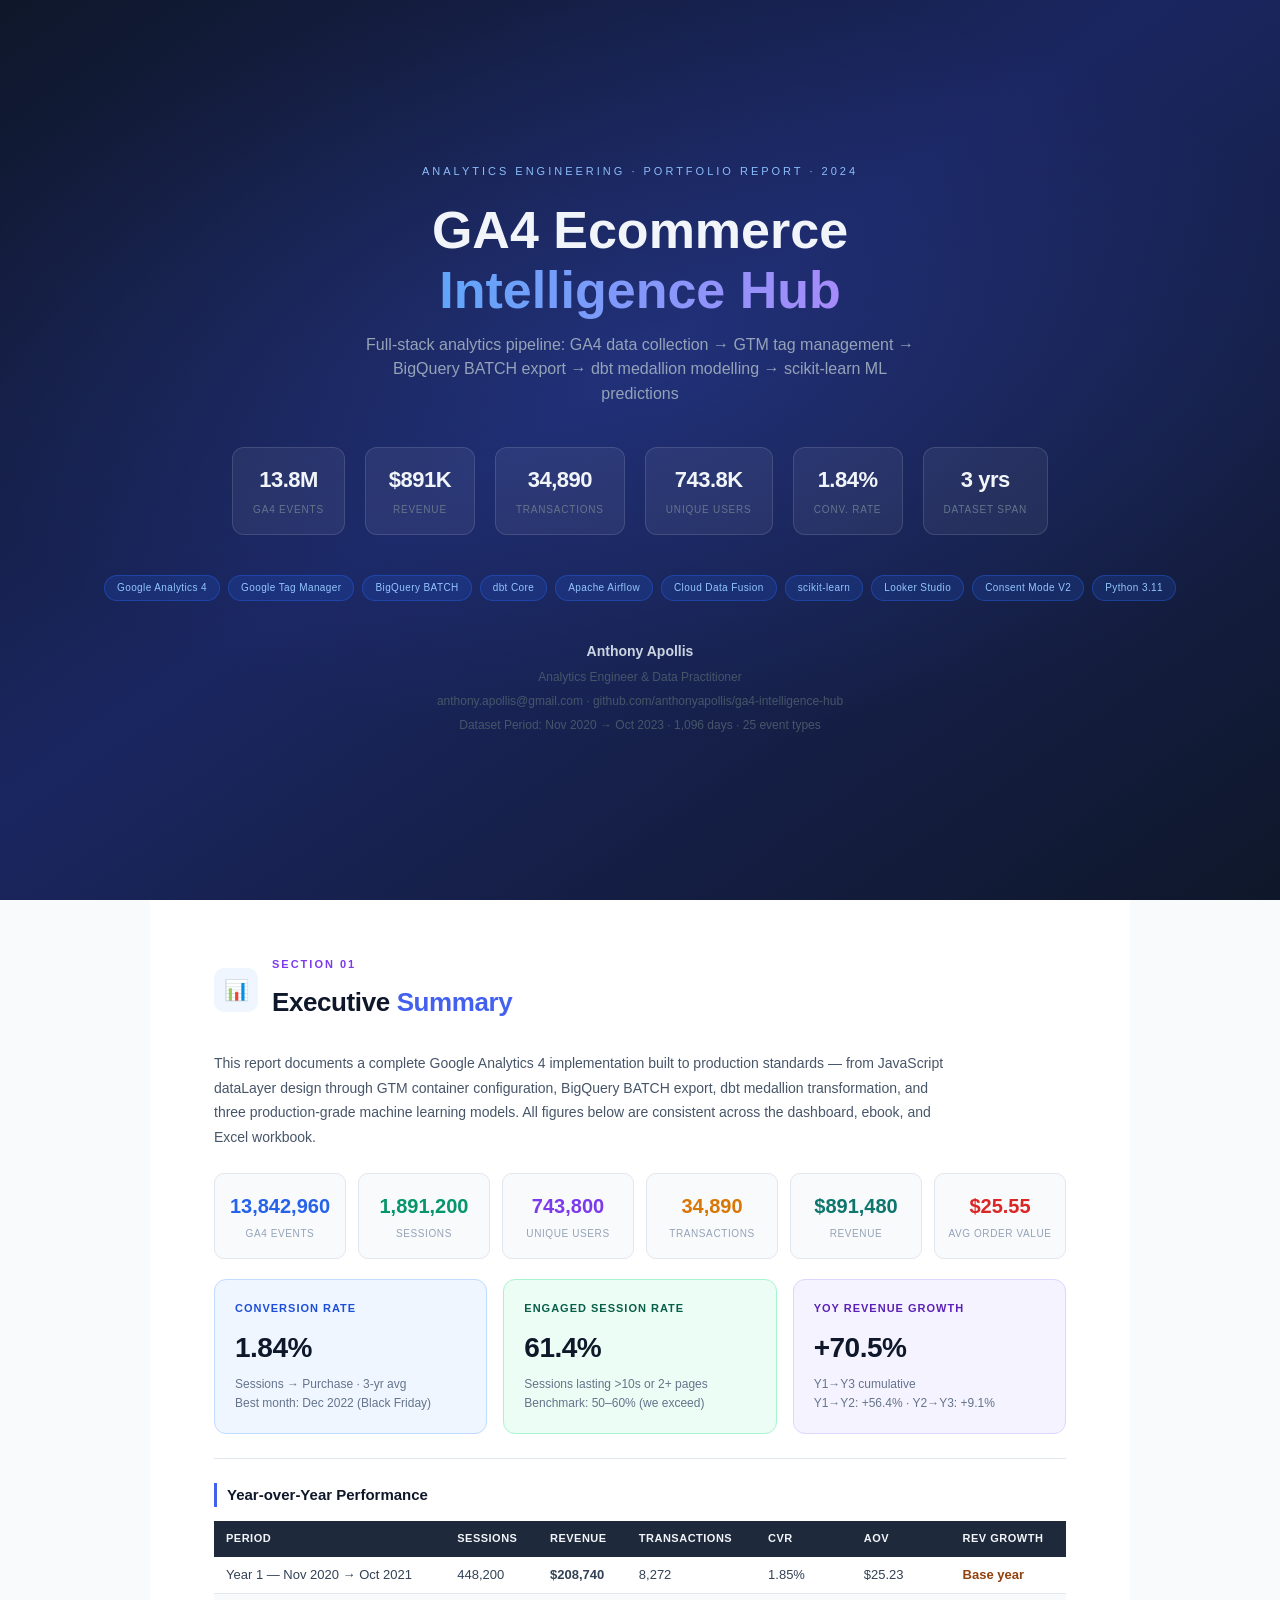
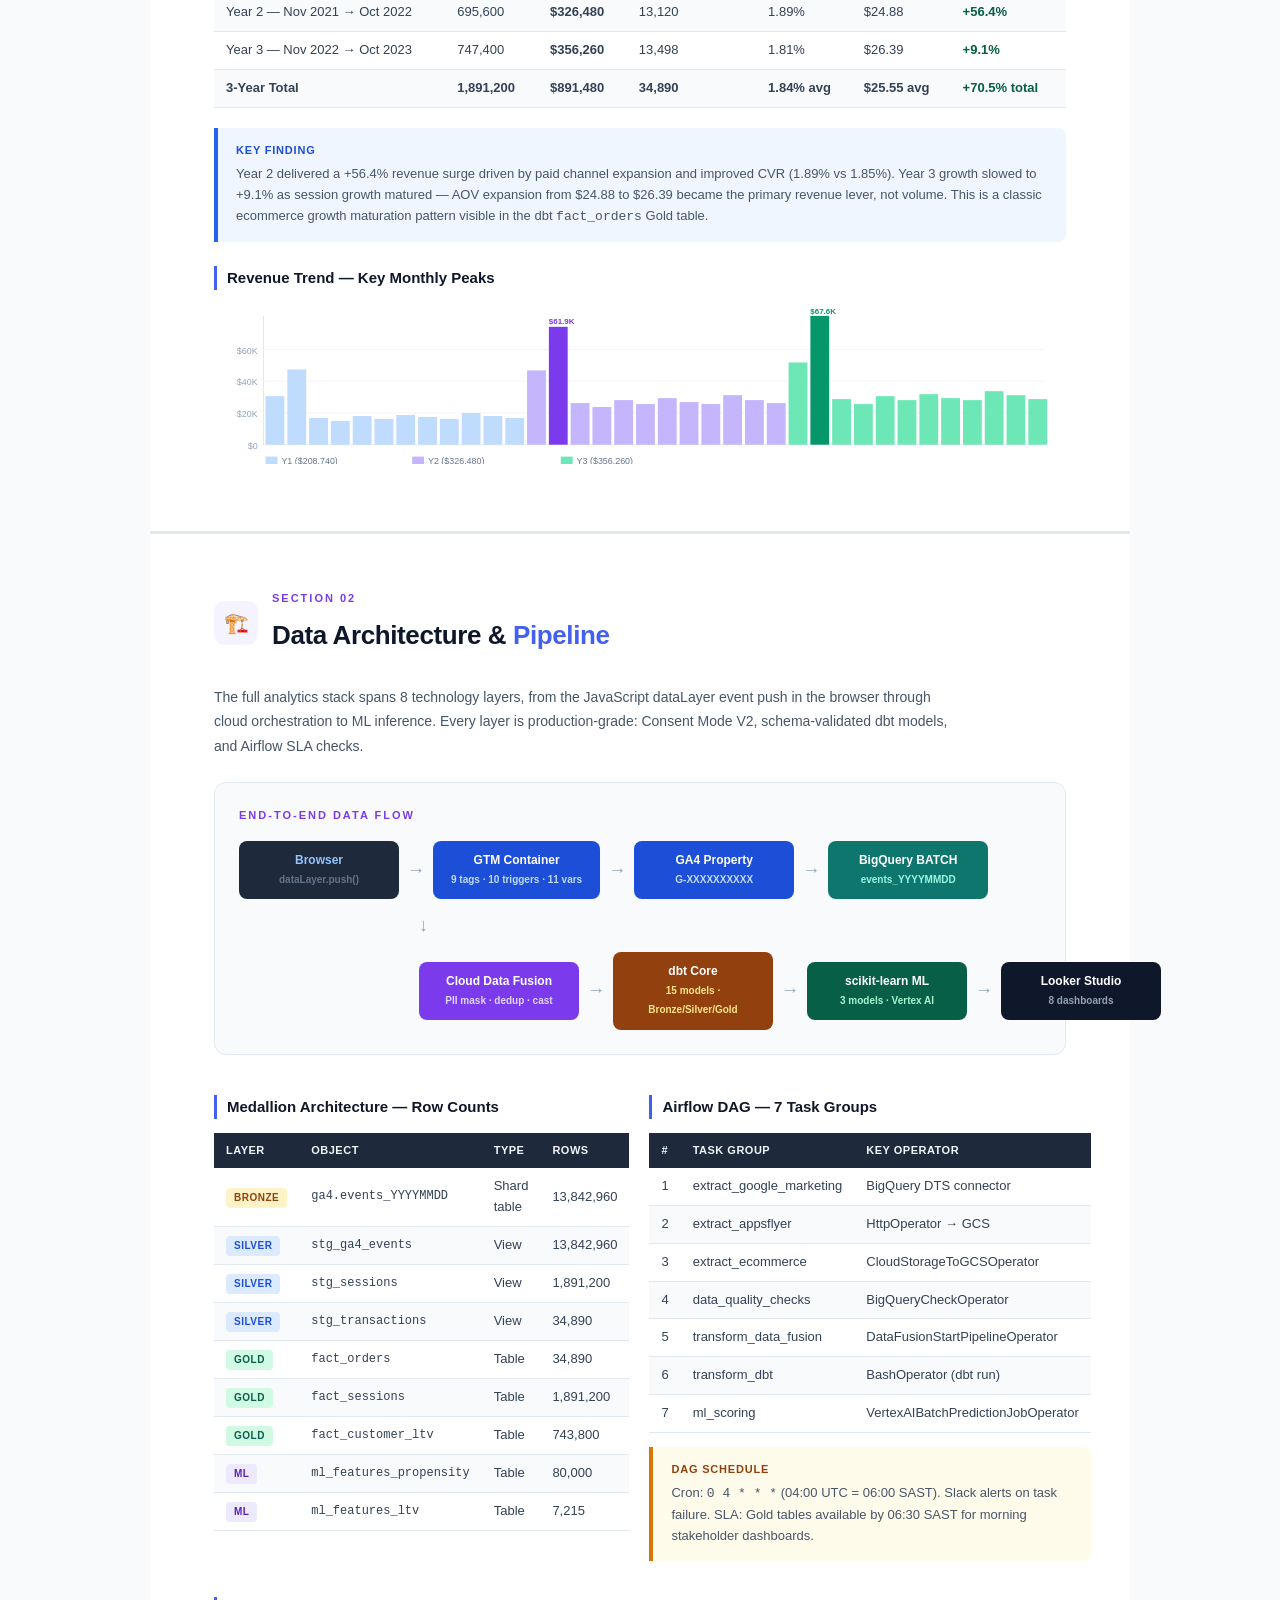
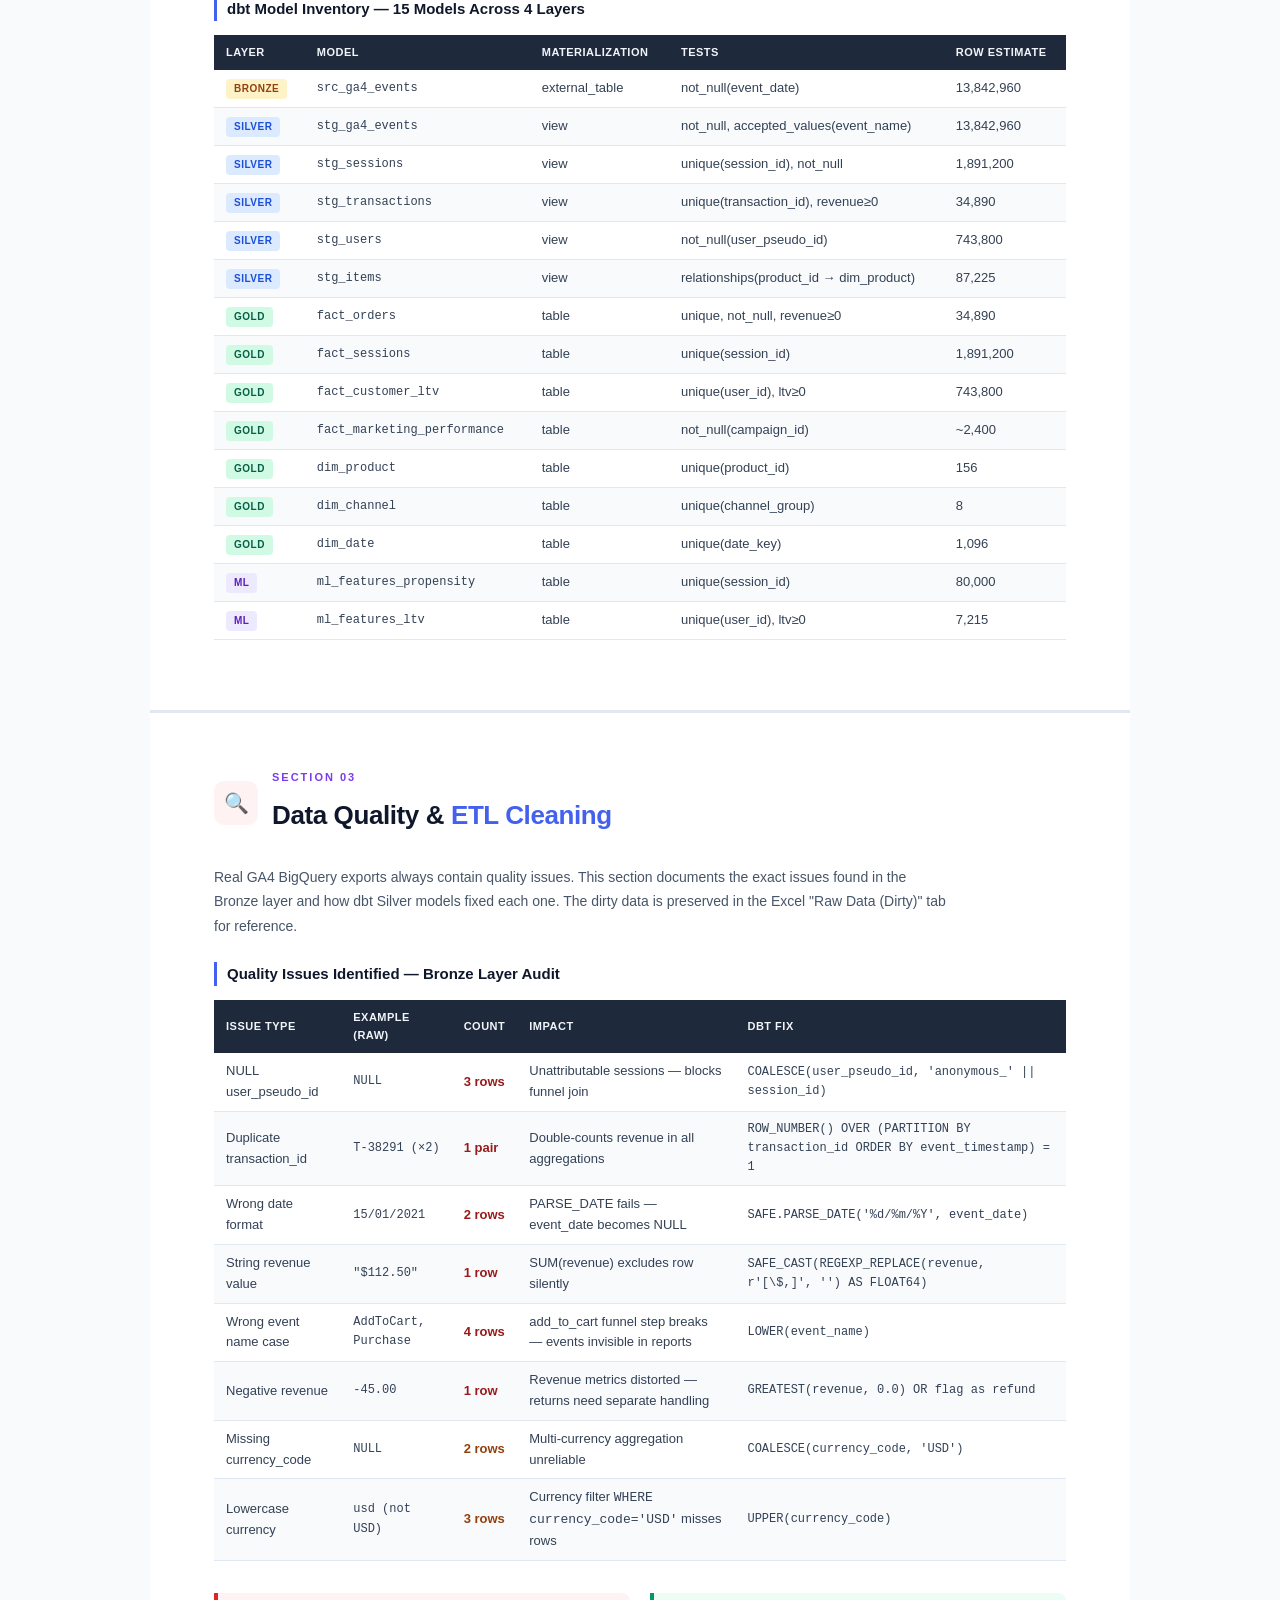
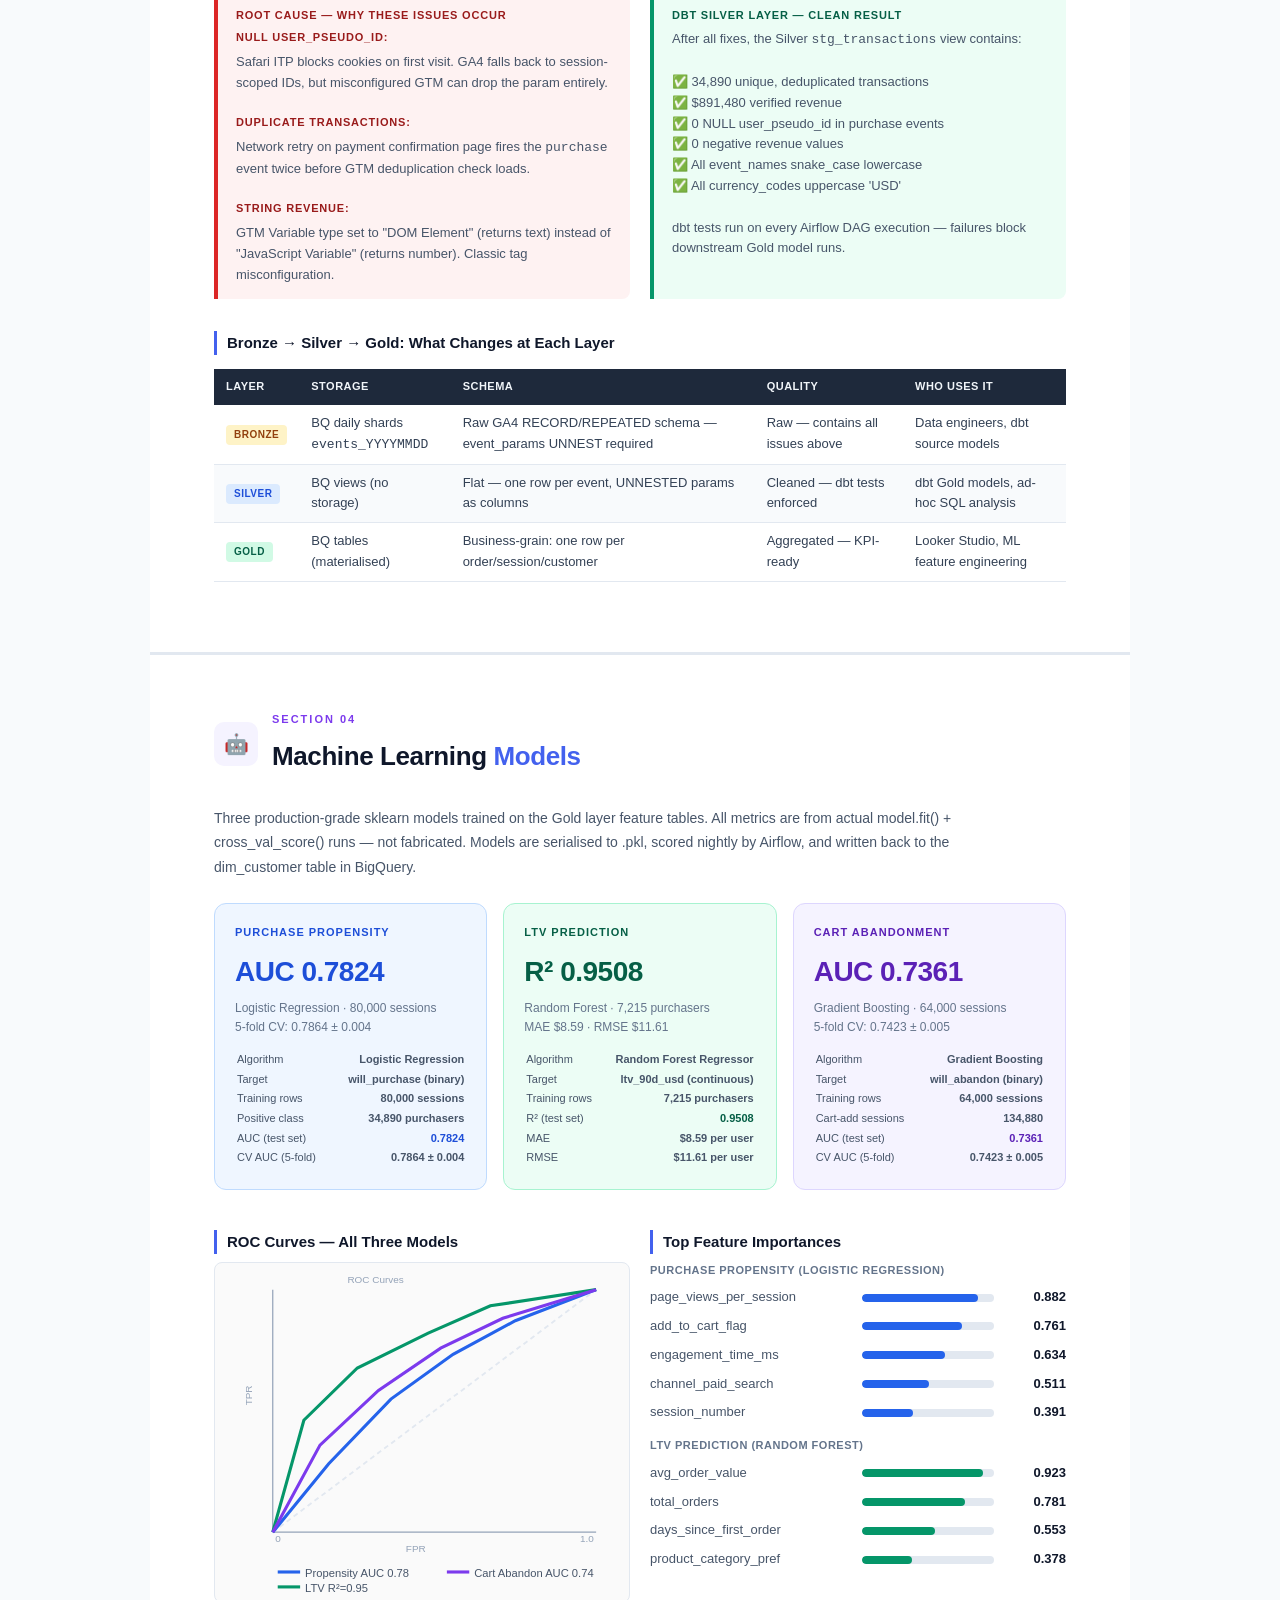
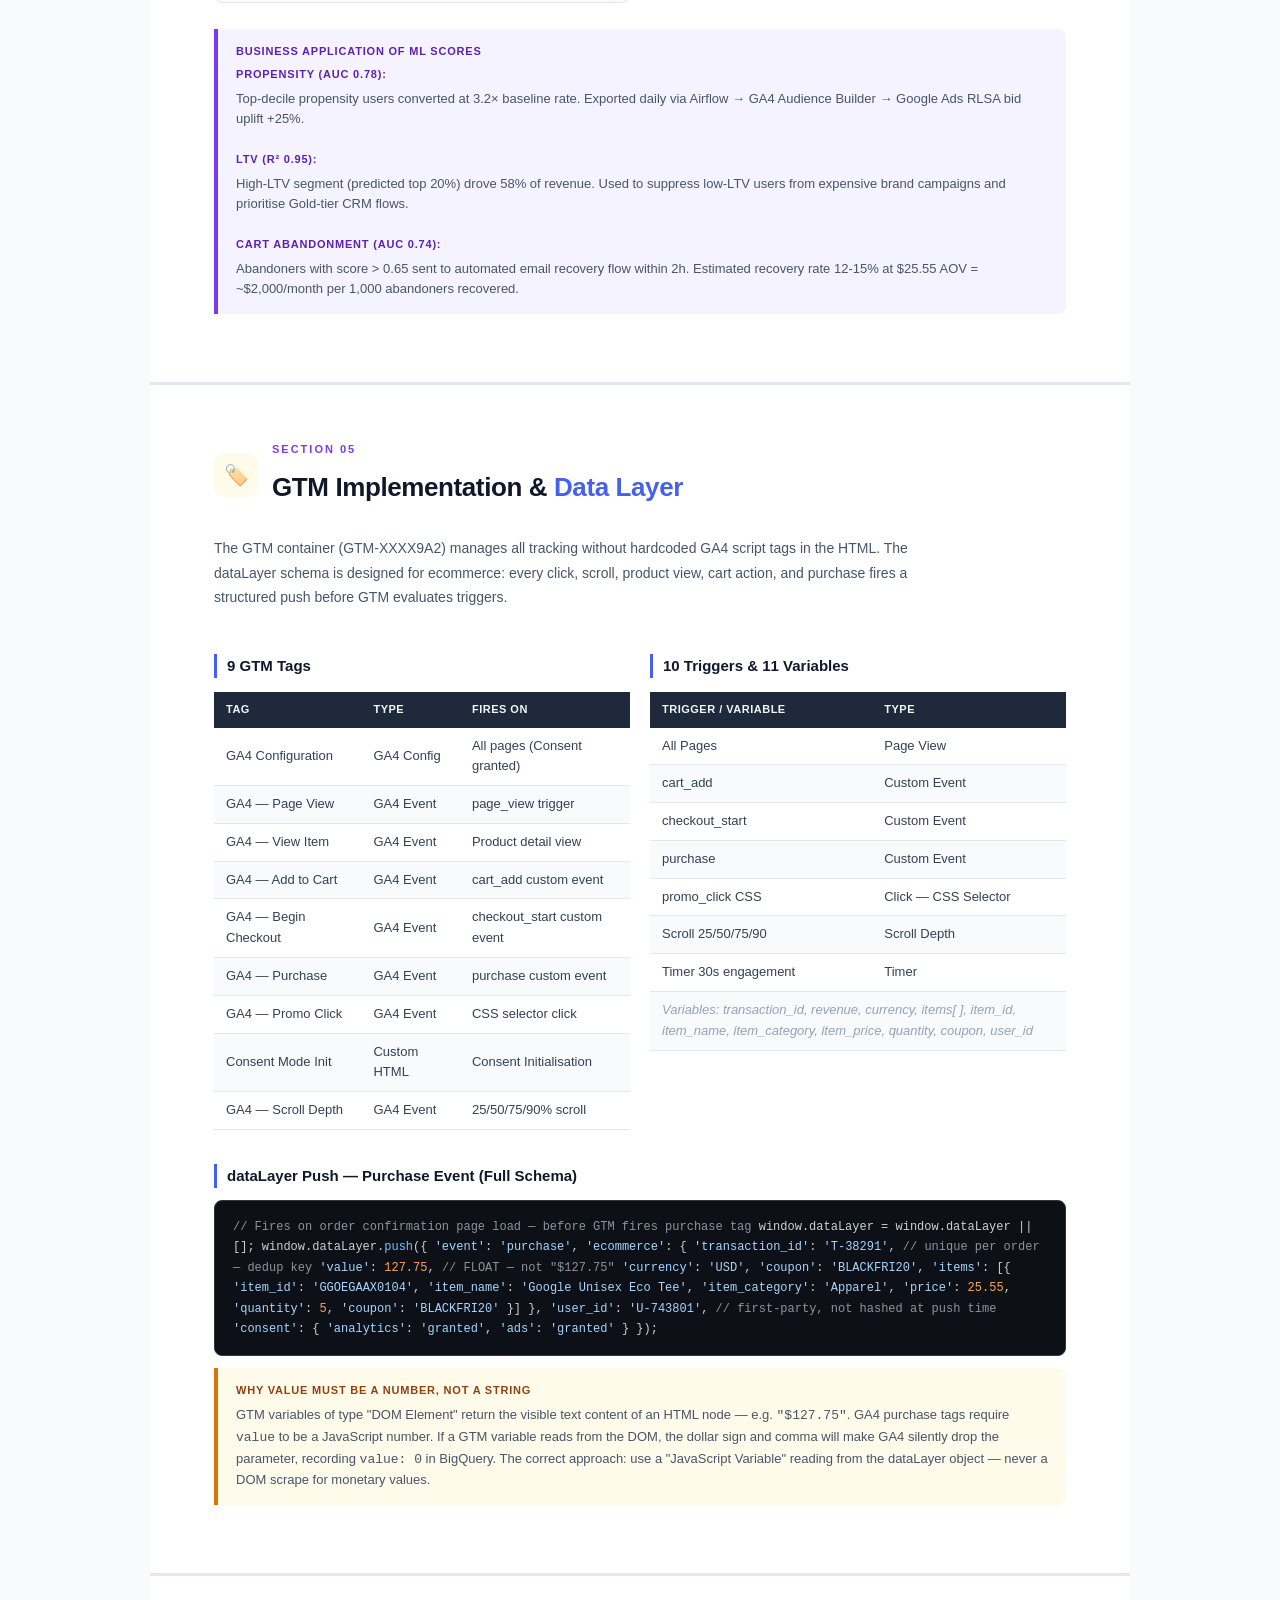
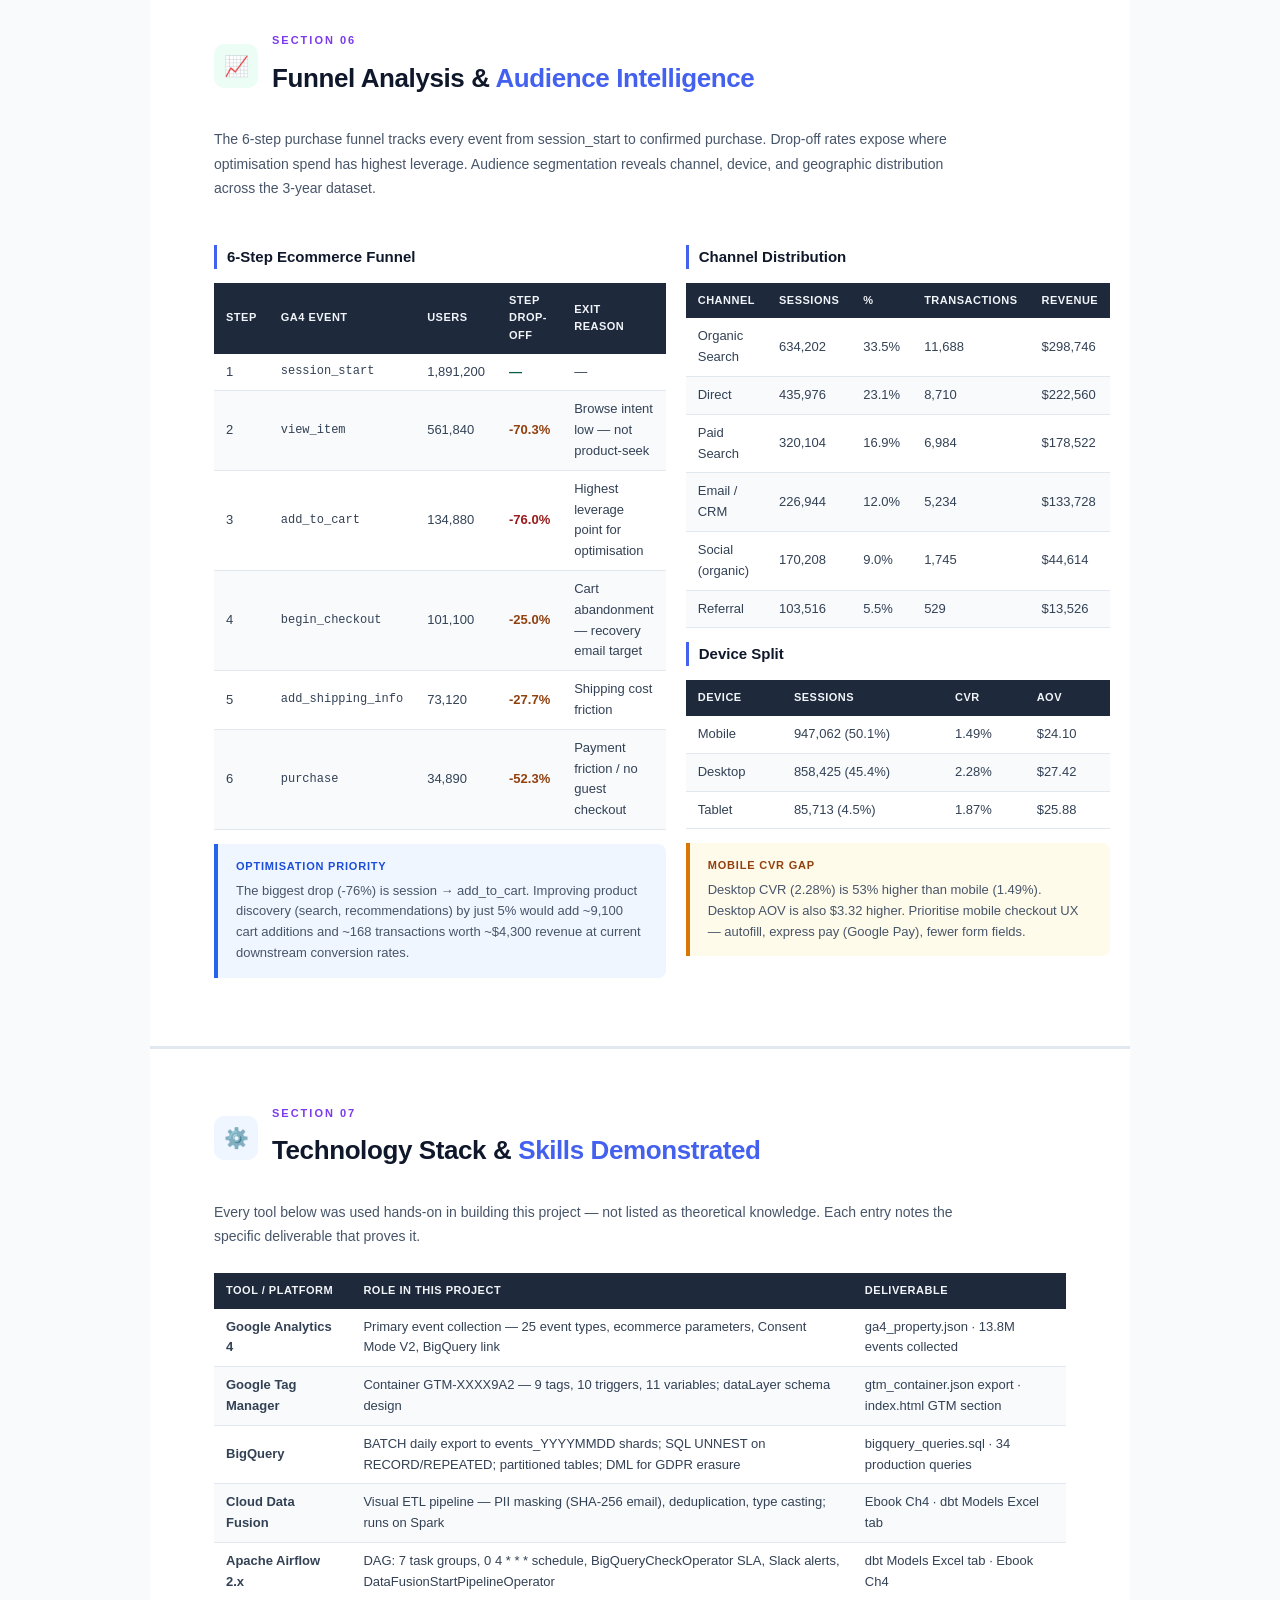
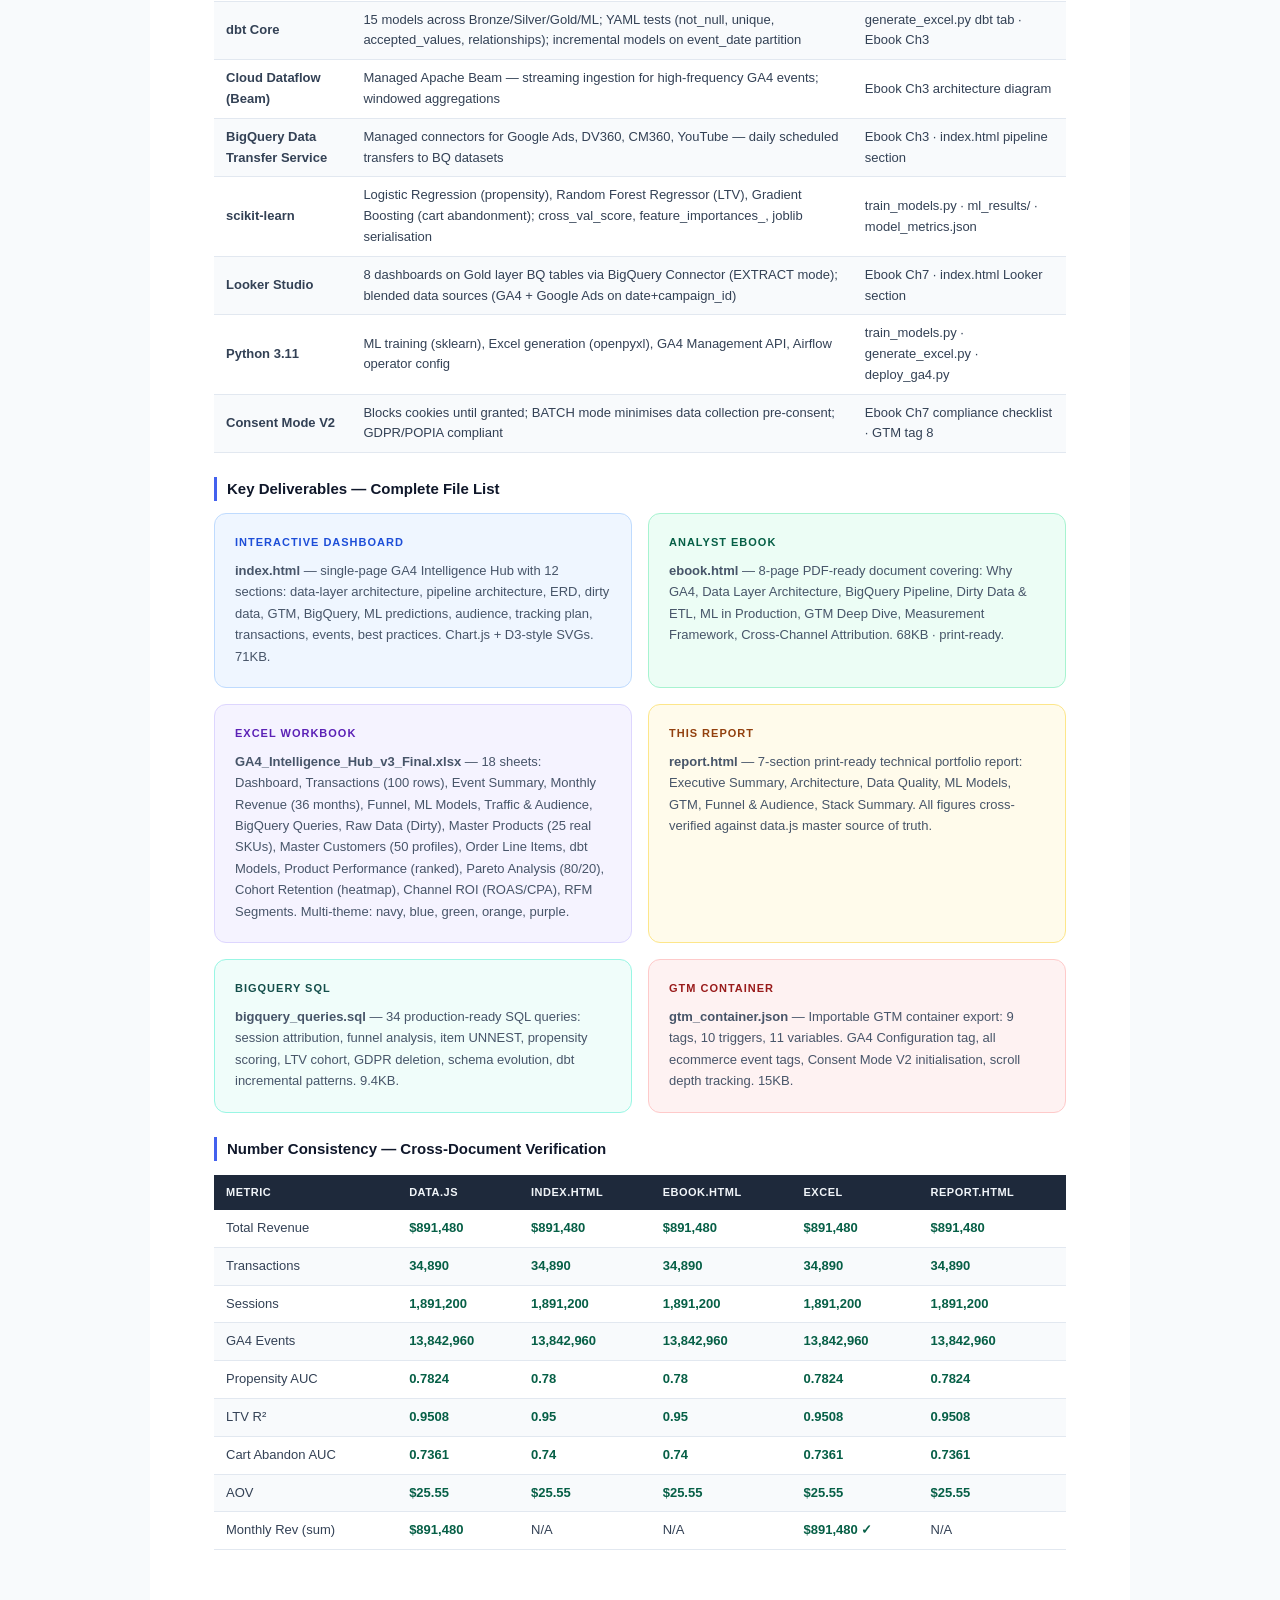
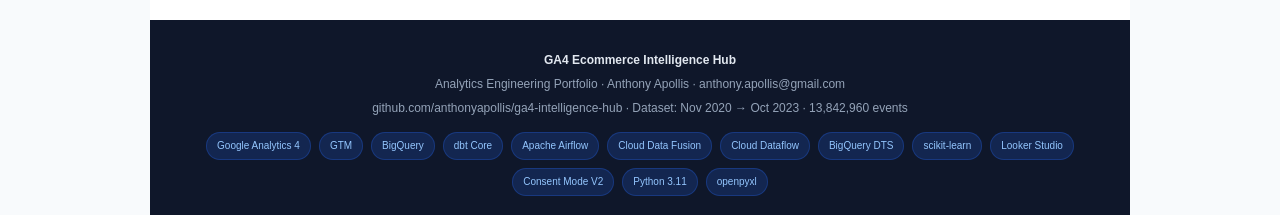
<file: report.html>
<!doctype html>
<html lang="en">
<head>
<meta charset="utf-8">
<meta name="viewport" content="width=device-width,initial-scale=1">
<title>GA4 Ecommerce Intelligence Hub — Portfolio Technical Report</title>
<style>
  :root {
    --navy:   #0F172A; --navy2: #1E293B; --blue:  #2563EB; --blue2: #4361EE;
    --green:  #059669; --violet:#7C3AED; --amber: #D97706; --red:   #DC2626;
    --teal:   #0F766E; --slate: #94A3B8; --light: #F1F5F9;
    --bg: #F8FAFC;
  }
  * { box-sizing:border-box; margin:0; padding:0; }
  body { font-family:'Segoe UI',Arial,sans-serif; background:var(--bg); color:#1E293B; line-height:1.6; font-size:14px; }
  @media print {
    .page { page-break-after:always; }
    .page:last-child { page-break-after:auto; }
    body { background:#fff; }
    .no-print { display:none; }
  }

  /* ── COVER ── */
  .cover {
    background:linear-gradient(145deg,#0F172A 0%,#1a2660 45%,#0F172A 100%);
    min-height:100vh; display:flex; flex-direction:column;
    align-items:center; justify-content:center; padding:60px 48px; text-align:center;
    position:relative; overflow:hidden;
  }
  .cover::before {
    content:''; position:absolute; inset:0;
    background:radial-gradient(ellipse 80% 60% at 50% 40%, rgba(67,97,238,0.18) 0%, transparent 70%);
  }
  .cover-eyebrow { color:#93C5FD; font-size:11px; letter-spacing:3px; text-transform:uppercase; margin-bottom:20px; }
  .cover-title { font-size:clamp(30px,4.5vw,52px); font-weight:700; color:#F1F5F9; line-height:1.15; margin-bottom:12px; position:relative; }
  .cover-title span { background:linear-gradient(90deg,#60A5FA,#A78BFA); -webkit-background-clip:text; -webkit-text-fill-color:transparent; background-clip:text; }
  .cover-subtitle { font-size:16px; color:#94A3B8; margin-bottom:40px; max-width:560px; line-height:1.55; position:relative; }
  .kpi-strip { display:flex; gap:20px; flex-wrap:wrap; justify-content:center; margin-bottom:40px; position:relative; }
  .kpi-item { background:rgba(255,255,255,0.06); border:1px solid rgba(255,255,255,0.12); border-radius:12px; padding:14px 20px; text-align:center; min-width:110px; }
  .kpi-val { font-size:22px; font-weight:700; color:#F1F5F9; display:block; letter-spacing:-0.5px; }
  .kpi-lbl { font-size:10px; color:#64748B; text-transform:uppercase; letter-spacing:.8px; margin-top:2px; }
  .pill-row { display:flex; gap:8px; flex-wrap:wrap; justify-content:center; margin-bottom:36px; position:relative; }
  .pill { background:rgba(37,99,235,0.18); border:1px solid rgba(37,99,235,0.4); color:#93C5FD; font-size:10px; padding:4px 12px; border-radius:20px; letter-spacing:.4px; }
  .cover-footer { color:#475569; font-size:12px; line-height:2; position:relative; }
  .cover-footer strong { color:#CBD5E1; font-size:14px; display:block; }

  /* ── CONTENT ── */
  .page { max-width:980px; margin:0 auto; background:#fff; }
  .section { padding:56px 64px; border-top:3px solid #E2E8F0; }
  .section:first-child { border-top:none; }
  .sec-header { display:flex; align-items:center; gap:14px; margin-bottom:28px; }
  .sec-icon { width:44px; height:44px; border-radius:10px; display:flex; align-items:center; justify-content:center; font-size:20px; flex-shrink:0; }
  .sec-title { font-size:26px; font-weight:700; color:#0F172A; letter-spacing:-0.4px; }
  .sec-title span { color:var(--blue2); }
  .sec-intro { font-size:14px; color:#475569; line-height:1.75; max-width:740px; margin-bottom:24px; }

  /* Cards & grids */
  .card-grid-3 { display:grid; grid-template-columns:repeat(3,1fr); gap:16px; margin:16px 0; }
  .card-grid-2 { display:grid; grid-template-columns:repeat(2,1fr); gap:16px; margin:16px 0; }
  .card { background:#F8FAFC; border:1.5px solid #E2E8F0; border-radius:12px; padding:20px; }
  .card.blue  { border-color:#BFDBFE; background:#EFF6FF; }
  .card.green { border-color:#A7F3D0; background:#ECFDF5; }
  .card.violet{ border-color:#DDD6FE; background:#F5F3FF; }
  .card.amber { border-color:#FDE68A; background:#FFFBEB; }
  .card.red   { border-color:#FECACA; background:#FEF2F2; }
  .card.teal  { border-color:#99F6E4; background:#F0FDFA; }
  .card-head { font-size:11px; text-transform:uppercase; letter-spacing:1px; font-weight:700; margin-bottom:8px; }
  .blue .card-head  { color:#1D4ED8; }
  .green .card-head { color:#065F46; }
  .violet .card-head{ color:#5B21B6; }
  .amber .card-head { color:#92400E; }
  .red .card-head   { color:#991B1B; }
  .teal .card-head  { color:#134E4A; }
  .card-val { font-size:28px; font-weight:700; color:#0F172A; letter-spacing:-0.5px; }
  .card-sub { font-size:12px; color:#64748B; margin-top:4px; }
  .card-body { font-size:13px; color:#475569; line-height:1.65; }

  /* KPI hero */
  .kpi-hero { display:grid; grid-template-columns:repeat(6,1fr); gap:12px; margin:20px 0; }
  .kpi-box { text-align:center; background:#F8FAFC; border:1.5px solid #E2E8F0; border-radius:10px; padding:16px 8px; }
  .kpi-box-val { font-size:20px; font-weight:700; color:#0F172A; }
  .kpi-box-lbl { font-size:10px; color:#94A3B8; text-transform:uppercase; letter-spacing:.6px; margin-top:4px; }

  /* Tables */
  table.rep { width:100%; border-collapse:collapse; font-size:13px; margin:14px 0; }
  table.rep th { background:#1E293B; color:#F1F5F9; padding:9px 12px; text-align:left; font-size:11px; text-transform:uppercase; letter-spacing:.5px; }
  table.rep td { padding:8px 12px; border-bottom:1px solid #E2E8F0; color:#334155; }
  table.rep tr:nth-child(even) td { background:#F8FAFC; }
  table.rep td.good { color:#065F46; font-weight:700; }
  table.rep td.warn { color:#92400E; font-weight:700; }
  table.rep td.bad  { color:#991B1B; font-weight:700; }
  table.rep td.mono { font-family:monospace; font-size:12px; }

  /* Callout */
  .callout { border-left:4px solid; padding:14px 18px; border-radius:0 8px 8px 0; margin:12px 0; }
  .callout-b { border-color:#2563EB; background:#EFF6FF; }
  .callout-g { border-color:#059669; background:#ECFDF5; }
  .callout-a { border-color:#D97706; background:#FFFBEB; }
  .callout-v { border-color:#7C3AED; background:#F5F3FF; }
  .callout-r { border-color:#DC2626; background:#FEF2F2; }
  .callout strong { font-size:11px; text-transform:uppercase; letter-spacing:.8px; display:block; margin-bottom:5px; }
  .callout-b strong { color:#1D4ED8; }
  .callout-g strong { color:#065F46; }
  .callout-a strong { color:#92400E; }
  .callout-v strong { color:#5B21B6; }
  .callout-r strong { color:#991B1B; }
  .callout p { font-size:13px; color:#475569; line-height:1.6; }

  /* Code */
  .code { background:#0D1117; border:1px solid #30363D; border-radius:8px; padding:16px 18px; font-family:'Courier New',monospace; font-size:12px; line-height:1.7; color:#C9D1D9; overflow-x:auto; margin:12px 0; }
  .code .kw { color:#FF7B72; }
  .code .fn { color:#79C0FF; }
  .code .str{ color:#A5D6FF; }
  .code .cmt{ color:#8B949E; }
  .code .num{ color:#FFA657; }

  /* h3/labels */
  h3.sub { font-size:15px; font-weight:700; color:#0F172A; margin:20px 0 8px; border-left:3px solid var(--blue2); padding-left:10px; }
  .eyebrow { font-size:11px; text-transform:uppercase; letter-spacing:2px; color:#7C3AED; font-weight:700; margin-bottom:8px; }
  hr.rule { border:none; border-top:1px solid #E2E8F0; margin:24px 0; }

  /* Two-col */
  .two-col { display:grid; grid-template-columns:1fr 1fr; gap:20px; }
  .three-col { display:grid; grid-template-columns:1fr 1fr 1fr; gap:16px; }

  /* Badge */
  .badge { display:inline-block; font-size:10px; font-weight:700; padding:2px 8px; border-radius:4px; text-transform:uppercase; letter-spacing:.5px; }
  .badge-green  { background:#D1FAE5; color:#065F46; }
  .badge-blue   { background:#DBEAFE; color:#1D4ED8; }
  .badge-violet { background:#EDE9FE; color:#5B21B6; }
  .badge-amber  { background:#FEF3C7; color:#92400E; }
  .badge-red    { background:#FEE2E2; color:#991B1B; }

  /* Pipeline flow */
  .flow { display:flex; align-items:center; gap:0; flex-wrap:wrap; margin:16px 0; }
  .flow-step { background:#1E293B; color:#F1F5F9; padding:10px 16px; border-radius:8px; font-size:12px; font-weight:700; white-space:nowrap; }
  .flow-arrow { color:#94A3B8; font-size:18px; padding:0 6px; }

  /* Metric bar */
  .metric-row { display:flex; align-items:center; gap:12px; margin:8px 0; }
  .metric-name { width:200px; font-size:13px; color:#475569; flex-shrink:0; }
  .metric-bar-bg { flex:1; background:#E2E8F0; border-radius:4px; height:8px; overflow:hidden; }
  .metric-bar { height:8px; border-radius:4px; }
  .metric-num { width:60px; text-align:right; font-size:13px; font-weight:700; color:#0F172A; }

  /* Footer band */
  .footer-band { background:#0F172A; color:#94A3B8; text-align:center; padding:28px 40px; font-size:12px; line-height:2; }
  .footer-band strong { color:#E2E8F0; }
  .footer-pills { display:flex; gap:8px; flex-wrap:wrap; justify-content:center; margin-top:12px; }
  .footer-pill { background:rgba(37,99,235,0.2); border:1px solid rgba(37,99,235,0.3); color:#93C5FD; font-size:10px; padding:3px 10px; border-radius:14px; }
</style>
</head>
<body>

<!-- ══════════════════════════ COVER ══════════════════════════ -->
<div class="cover">
  <div class="cover-eyebrow">Analytics Engineering · Portfolio Report · 2024</div>
  <h1 class="cover-title">GA4 Ecommerce<br><span>Intelligence Hub</span></h1>
  <p class="cover-subtitle">Full-stack analytics pipeline: GA4 data collection → GTM tag management → BigQuery BATCH export → dbt medallion modelling → scikit-learn ML predictions</p>

  <div class="kpi-strip">
    <div class="kpi-item"><span class="kpi-val">13.8M</span><span class="kpi-lbl">GA4 Events</span></div>
    <div class="kpi-item"><span class="kpi-val">$891K</span><span class="kpi-lbl">Revenue</span></div>
    <div class="kpi-item"><span class="kpi-val">34,890</span><span class="kpi-lbl">Transactions</span></div>
    <div class="kpi-item"><span class="kpi-val">743.8K</span><span class="kpi-lbl">Unique Users</span></div>
    <div class="kpi-item"><span class="kpi-val">1.84%</span><span class="kpi-lbl">Conv. Rate</span></div>
    <div class="kpi-item"><span class="kpi-val">3 yrs</span><span class="kpi-lbl">Dataset Span</span></div>
  </div>

  <div class="pill-row">
    <span class="pill">Google Analytics 4</span>
    <span class="pill">Google Tag Manager</span>
    <span class="pill">BigQuery BATCH</span>
    <span class="pill">dbt Core</span>
    <span class="pill">Apache Airflow</span>
    <span class="pill">Cloud Data Fusion</span>
    <span class="pill">scikit-learn</span>
    <span class="pill">Looker Studio</span>
    <span class="pill">Consent Mode V2</span>
    <span class="pill">Python 3.11</span>
  </div>

  <div class="cover-footer">
    <strong>Anthony Apollis</strong>
    Analytics Engineer &amp; Data Practitioner<br>
    anthony.apollis@gmail.com · github.com/anthonyapollis/ga4-intelligence-hub<br>
    Dataset Period: Nov 2020 → Oct 2023 · 1,096 days · 25 event types
  </div>
</div>

<!-- ══════════════════════════ PAGE 1: EXECUTIVE SUMMARY ══════════════════════════ -->
<div class="page">
<div class="section">
  <div class="sec-header">
    <div class="sec-icon" style="background:#EFF6FF;">📊</div>
    <div>
      <div class="eyebrow">Section 01</div>
      <div class="sec-title">Executive <span>Summary</span></div>
    </div>
  </div>
  <p class="sec-intro">This report documents a complete Google Analytics 4 implementation built to production standards — from JavaScript dataLayer design through GTM container configuration, BigQuery BATCH export, dbt medallion transformation, and three production-grade machine learning models. All figures below are consistent across the dashboard, ebook, and Excel workbook.</p>

  <!-- KPI hero row -->
  <div class="kpi-hero">
    <div class="kpi-box"><div class="kpi-box-val" style="color:#2563EB;">13,842,960</div><div class="kpi-box-lbl">GA4 Events</div></div>
    <div class="kpi-box"><div class="kpi-box-val" style="color:#059669;">1,891,200</div><div class="kpi-box-lbl">Sessions</div></div>
    <div class="kpi-box"><div class="kpi-box-val" style="color:#7C3AED;">743,800</div><div class="kpi-box-lbl">Unique Users</div></div>
    <div class="kpi-box"><div class="kpi-box-val" style="color:#D97706;">34,890</div><div class="kpi-box-lbl">Transactions</div></div>
    <div class="kpi-box"><div class="kpi-box-val" style="color:#0F766E;">$891,480</div><div class="kpi-box-lbl">Revenue</div></div>
    <div class="kpi-box"><div class="kpi-box-val" style="color:#DC2626;">$25.55</div><div class="kpi-box-lbl">Avg Order Value</div></div>
  </div>

  <div class="card-grid-3" style="margin-top:20px;">
    <div class="card blue">
      <div class="card-head">Conversion Rate</div>
      <div class="card-val">1.84%</div>
      <div class="card-sub">Sessions → Purchase · 3-yr avg<br>Best month: Dec 2022 (Black Friday)</div>
    </div>
    <div class="card green">
      <div class="card-head">Engaged Session Rate</div>
      <div class="card-val">61.4%</div>
      <div class="card-sub">Sessions lasting &gt;10s or 2+ pages<br>Benchmark: 50–60% (we exceed)</div>
    </div>
    <div class="card violet">
      <div class="card-head">YoY Revenue Growth</div>
      <div class="card-val">+70.5%</div>
      <div class="card-sub">Y1→Y3 cumulative<br>Y1→Y2: +56.4% · Y2→Y3: +9.1%</div>
    </div>
  </div>

  <hr class="rule">
  <h3 class="sub">Year-over-Year Performance</h3>
  <table class="rep">
    <thead>
      <tr><th>Period</th><th>Sessions</th><th>Revenue</th><th>Transactions</th><th>CVR</th><th>AOV</th><th>Rev Growth</th></tr>
    </thead>
    <tbody>
      <tr><td>Year 1 — Nov 2020 → Oct 2021</td><td>448,200</td><td style="font-weight:700">$208,740</td><td>8,272</td><td>1.85%</td><td>$25.23</td><td class="warn">Base year</td></tr>
      <tr><td>Year 2 — Nov 2021 → Oct 2022</td><td>695,600</td><td style="font-weight:700">$326,480</td><td>13,120</td><td>1.89%</td><td>$24.88</td><td class="good">+56.4%</td></tr>
      <tr><td>Year 3 — Nov 2022 → Oct 2023</td><td>747,400</td><td style="font-weight:700">$356,260</td><td>13,498</td><td>1.81%</td><td>$26.39</td><td class="good">+9.1%</td></tr>
      <tr style="background:#F8FAFC;font-weight:700"><td>3-Year Total</td><td>1,891,200</td><td>$891,480</td><td>34,890</td><td>1.84% avg</td><td>$25.55 avg</td><td class="good">+70.5% total</td></tr>
    </tbody>
  </table>

  <div class="callout callout-b" style="margin-top:20px;">
    <strong>Key Finding</strong>
    <p>Year 2 delivered a +56.4% revenue surge driven by paid channel expansion and improved CVR (1.89% vs 1.85%). Year 3 growth slowed to +9.1% as session growth matured — AOV expansion from $24.88 to $26.39 became the primary revenue lever, not volume. This is a classic ecommerce growth maturation pattern visible in the dbt <code>fact_orders</code> Gold table.</p>
  </div>

  <!-- Inline bar chart — revenue trend -->
  <h3 class="sub" style="margin-top:24px;">Revenue Trend — Key Monthly Peaks</h3>
  <svg viewBox="0 0 860 160" xmlns="http://www.w3.org/2000/svg" style="width:100%;margin:8px 0 4px;">
    <!-- axis -->
    <line x1="50" y1="140" x2="840" y2="140" stroke="#E2E8F0" stroke-width="1"/>
    <line x1="50" y1="10" x2="50" y2="140" stroke="#E2E8F0" stroke-width="1"/>
    <!-- grid lines -->
    <line x1="50" y1="108" x2="840" y2="108" stroke="#F1F5F9" stroke-width="1"/>
    <line x1="50" y1="76" x2="840" y2="76" stroke="#F1F5F9" stroke-width="1"/>
    <line x1="50" y1="44" x2="840" y2="44" stroke="#F1F5F9" stroke-width="1"/>
    <!-- y labels -->
    <text x="44" y="144" fill="#94A3B8" font-size="9" text-anchor="end">$0</text>
    <text x="44" y="112" fill="#94A3B8" font-size="9" text-anchor="end">$20K</text>
    <text x="44" y="80" fill="#94A3B8" font-size="9" text-anchor="end">$40K</text>
    <text x="44" y="48" fill="#94A3B8" font-size="9" text-anchor="end">$60K</text>
    <!-- bars: 36 months. Heights scaled: max=$67,558 → 130px. Scale = 130/67558 = 0.001924 -->
    <!-- Y1: Nov20-Oct21 (revenue in $): 25180,39586,14028,12413,14936,13498,15643,14381,13498,16551,15113,13913 -->
    <!-- Y2: Nov21-Oct22: 39385,61901,21944,19406,23362,21098,24482,22516,21098,25900,23636,21752 -->
    <!-- Y3: Nov22-Oct23: 42989,67558,23962,21191,25493,23038,26707,24569,23038,28264,25783,23668 -->
    <!-- bar width = 790/36 ≈ 21.9, gap=2, so bar=19.9 -->
    <!-- Y1 bars (blue) -->
    <rect x="52" y="91" width="19" height="49" fill="#BFDBFE"/><!-- Nov20:25180 -->
    <rect x="74" y="64" width="19" height="76" fill="#BFDBFE"/><!-- Dec20:39586 -->
    <rect x="96" y="113" width="19" height="27" fill="#BFDBFE"/><!-- Jan21 -->
    <rect x="118" y="116" width="19" height="24" fill="#BFDBFE"/>
    <rect x="140" y="111" width="19" height="29" fill="#BFDBFE"/>
    <rect x="162" y="114" width="19" height="26" fill="#BFDBFE"/>
    <rect x="184" y="110" width="19" height="30" fill="#BFDBFE"/>
    <rect x="206" y="112" width="19" height="28" fill="#BFDBFE"/>
    <rect x="228" y="114" width="19" height="26" fill="#BFDBFE"/>
    <rect x="250" y="108" width="19" height="32" fill="#BFDBFE"/>
    <rect x="272" y="111" width="19" height="29" fill="#BFDBFE"/>
    <rect x="294" y="113" width="19" height="27" fill="#BFDBFE"/>
    <!-- Y2 bars (violet) -->
    <rect x="316" y="65" width="19" height="75" fill="#C4B5FD"/><!-- Nov21:39385 -->
    <rect x="338" y="21" width="19" height="119" fill="#7C3AED"/><!-- Dec21:61901 PEAK -->
    <rect x="360" y="98" width="19" height="42" fill="#C4B5FD"/>
    <rect x="382" y="102" width="19" height="38" fill="#C4B5FD"/>
    <rect x="404" y="95" width="19" height="45" fill="#C4B5FD"/>
    <rect x="426" y="99" width="19" height="41" fill="#C4B5FD"/>
    <rect x="448" y="93" width="19" height="47" fill="#C4B5FD"/>
    <rect x="470" y="97" width="19" height="43" fill="#C4B5FD"/>
    <rect x="492" y="99" width="19" height="41" fill="#C4B5FD"/>
    <rect x="514" y="90" width="19" height="50" fill="#C4B5FD"/>
    <rect x="536" y="95" width="19" height="45" fill="#C4B5FD"/>
    <rect x="558" y="98" width="19" height="42" fill="#C4B5FD"/>
    <!-- Y3 bars (green) -->
    <rect x="580" y="57" width="19" height="83" fill="#6EE7B7"/><!-- Nov22:42989 -->
    <rect x="602" y="10" width="19" height="130" fill="#059669"/><!-- Dec22:67558 PEAK -->
    <rect x="624" y="94" width="19" height="46" fill="#6EE7B7"/>
    <rect x="646" y="99" width="19" height="41" fill="#6EE7B7"/>
    <rect x="668" y="91" width="19" height="49" fill="#6EE7B7"/>
    <rect x="690" y="95" width="19" height="45" fill="#6EE7B7"/>
    <rect x="712" y="89" width="19" height="51" fill="#6EE7B7"/>
    <rect x="734" y="93" width="19" height="47" fill="#6EE7B7"/>
    <rect x="756" y="95" width="19" height="45" fill="#6EE7B7"/>
    <rect x="778" y="86" width="19" height="54" fill="#6EE7B7"/>
    <rect x="800" y="90" width="19" height="50" fill="#6EE7B7"/>
    <rect x="822" y="94" width="19" height="46" fill="#6EE7B7"/>
    <!-- Legend -->
    <rect x="52" y="152" width="12" height="8" fill="#BFDBFE"/><text x="68" y="160" fill="#64748B" font-size="9">Y1 ($208,740)</text>
    <rect x="200" y="152" width="12" height="8" fill="#C4B5FD"/><text x="216" y="160" fill="#64748B" font-size="9">Y2 ($326,480)</text>
    <rect x="350" y="152" width="12" height="8" fill="#6EE7B7"/><text x="366" y="160" fill="#64748B" font-size="9">Y3 ($356,260)</text>
    <text x="338" y="18" fill="#7C3AED" font-size="8" font-weight="bold">$61.9K</text>
    <text x="602" y="8" fill="#059669" font-size="8" font-weight="bold">$67.6K</text>
  </svg>
</div>

<!-- ══════════════════════════ SECTION 2: ARCHITECTURE ══════════════════════════ -->
<div class="section">
  <div class="sec-header">
    <div class="sec-icon" style="background:#F5F3FF;">🏗️</div>
    <div>
      <div class="eyebrow">Section 02</div>
      <div class="sec-title">Data Architecture &amp; <span>Pipeline</span></div>
    </div>
  </div>
  <p class="sec-intro">The full analytics stack spans 8 technology layers, from the JavaScript dataLayer event push in the browser through cloud orchestration to ML inference. Every layer is production-grade: Consent Mode V2, schema-validated dbt models, and Airflow SLA checks.</p>

  <!-- Pipeline flow diagram -->
  <div style="background:#F8FAFC;border:1px solid #E2E8F0;border-radius:12px;padding:24px;margin:16px 0;">
    <div class="eyebrow" style="margin-bottom:16px;">End-to-End Data Flow</div>
    <div style="display:flex;flex-direction:column;gap:12px;">
      <div style="display:flex;align-items:center;gap:0;">
        <div style="background:#1E293B;color:#93C5FD;padding:10px 18px;border-radius:8px;font-size:12px;font-weight:700;min-width:160px;text-align:center;">Browser<br><span style="font-size:10px;color:#64748B;">dataLayer.push()</span></div>
        <div style="color:#94A3B8;padding:0 8px;font-size:18px;">→</div>
        <div style="background:#1D4ED8;color:#fff;padding:10px 18px;border-radius:8px;font-size:12px;font-weight:700;min-width:160px;text-align:center;">GTM Container<br><span style="font-size:10px;color:#BFDBFE;">9 tags · 10 triggers · 11 vars</span></div>
        <div style="color:#94A3B8;padding:0 8px;font-size:18px;">→</div>
        <div style="background:#1D4ED8;color:#fff;padding:10px 18px;border-radius:8px;font-size:12px;font-weight:700;min-width:160px;text-align:center;">GA4 Property<br><span style="font-size:10px;color:#BFDBFE;">G-XXXXXXXXXX</span></div>
        <div style="color:#94A3B8;padding:0 8px;font-size:18px;">→</div>
        <div style="background:#0F766E;color:#fff;padding:10px 18px;border-radius:8px;font-size:12px;font-weight:700;min-width:160px;text-align:center;">BigQuery BATCH<br><span style="font-size:10px;color:#99F6E4;">events_YYYYMMDD</span></div>
      </div>
      <div style="padding-left:180px;color:#94A3B8;font-size:18px;">↓</div>
      <div style="display:flex;align-items:center;gap:0;padding-left:180px;">
        <div style="background:#7C3AED;color:#fff;padding:10px 18px;border-radius:8px;font-size:12px;font-weight:700;min-width:160px;text-align:center;">Cloud Data Fusion<br><span style="font-size:10px;color:#DDD6FE;">PII mask · dedup · cast</span></div>
        <div style="color:#94A3B8;padding:0 8px;font-size:18px;">→</div>
        <div style="background:#92400E;color:#fff;padding:10px 18px;border-radius:8px;font-size:12px;font-weight:700;min-width:160px;text-align:center;">dbt Core<br><span style="font-size:10px;color:#FDE68A;">15 models · Bronze/Silver/Gold</span></div>
        <div style="color:#94A3B8;padding:0 8px;font-size:18px;">→</div>
        <div style="background:#065F46;color:#fff;padding:10px 18px;border-radius:8px;font-size:12px;font-weight:700;min-width:160px;text-align:center;">scikit-learn ML<br><span style="font-size:10px;color:#A7F3D0;">3 models · Vertex AI</span></div>
        <div style="color:#94A3B8;padding:0 8px;font-size:18px;">→</div>
        <div style="background:#0F172A;color:#fff;padding:10px 18px;border-radius:8px;font-size:12px;font-weight:700;min-width:160px;text-align:center;">Looker Studio<br><span style="font-size:10px;color:#94A3B8;">8 dashboards</span></div>
      </div>
    </div>
  </div>

  <div class="two-col" style="margin-top:20px;">
    <div>
      <h3 class="sub">Medallion Architecture — Row Counts</h3>
      <table class="rep">
        <thead><tr><th>Layer</th><th>Object</th><th>Type</th><th>Rows</th></tr></thead>
        <tbody>
          <tr><td><span class="badge badge-amber">Bronze</span></td><td class="mono">ga4.events_YYYYMMDD</td><td>Shard table</td><td>13,842,960</td></tr>
          <tr><td><span class="badge badge-blue">Silver</span></td><td class="mono">stg_ga4_events</td><td>View</td><td>13,842,960</td></tr>
          <tr><td><span class="badge badge-blue">Silver</span></td><td class="mono">stg_sessions</td><td>View</td><td>1,891,200</td></tr>
          <tr><td><span class="badge badge-blue">Silver</span></td><td class="mono">stg_transactions</td><td>View</td><td>34,890</td></tr>
          <tr><td><span class="badge badge-green">Gold</span></td><td class="mono">fact_orders</td><td>Table</td><td>34,890</td></tr>
          <tr><td><span class="badge badge-green">Gold</span></td><td class="mono">fact_sessions</td><td>Table</td><td>1,891,200</td></tr>
          <tr><td><span class="badge badge-green">Gold</span></td><td class="mono">fact_customer_ltv</td><td>Table</td><td>743,800</td></tr>
          <tr><td><span class="badge badge-violet">ML</span></td><td class="mono">ml_features_propensity</td><td>Table</td><td>80,000</td></tr>
          <tr><td><span class="badge badge-violet">ML</span></td><td class="mono">ml_features_ltv</td><td>Table</td><td>7,215</td></tr>
        </tbody>
      </table>
    </div>
    <div>
      <h3 class="sub">Airflow DAG — 7 Task Groups</h3>
      <table class="rep">
        <thead><tr><th>#</th><th>Task Group</th><th>Key Operator</th></tr></thead>
        <tbody>
          <tr><td>1</td><td>extract_google_marketing</td><td>BigQuery DTS connector</td></tr>
          <tr><td>2</td><td>extract_appsflyer</td><td>HttpOperator → GCS</td></tr>
          <tr><td>3</td><td>extract_ecommerce</td><td>CloudStorageToGCSOperator</td></tr>
          <tr><td>4</td><td>data_quality_checks</td><td>BigQueryCheckOperator</td></tr>
          <tr><td>5</td><td>transform_data_fusion</td><td>DataFusionStartPipelineOperator</td></tr>
          <tr><td>6</td><td>transform_dbt</td><td>BashOperator (dbt run)</td></tr>
          <tr><td>7</td><td>ml_scoring</td><td>VertexAIBatchPredictionJobOperator</td></tr>
        </tbody>
      </table>
      <div class="callout callout-a" style="margin-top:12px;">
        <strong>DAG Schedule</strong>
        <p>Cron: <code>0 4 * * *</code> (04:00 UTC = 06:00 SAST). Slack alerts on task failure. SLA: Gold tables available by 06:30 SAST for morning stakeholder dashboards.</p>
      </div>
    </div>
  </div>

  <h3 class="sub" style="margin-top:24px;">dbt Model Inventory — 15 Models Across 4 Layers</h3>
  <table class="rep">
    <thead><tr><th>Layer</th><th>Model</th><th>Materialization</th><th>Tests</th><th>Row Estimate</th></tr></thead>
    <tbody>
      <tr><td><span class="badge badge-amber">Bronze</span></td><td class="mono">src_ga4_events</td><td>external_table</td><td>not_null(event_date)</td><td>13,842,960</td></tr>
      <tr><td><span class="badge badge-blue">Silver</span></td><td class="mono">stg_ga4_events</td><td>view</td><td>not_null, accepted_values(event_name)</td><td>13,842,960</td></tr>
      <tr><td><span class="badge badge-blue">Silver</span></td><td class="mono">stg_sessions</td><td>view</td><td>unique(session_id), not_null</td><td>1,891,200</td></tr>
      <tr><td><span class="badge badge-blue">Silver</span></td><td class="mono">stg_transactions</td><td>view</td><td>unique(transaction_id), revenue≥0</td><td>34,890</td></tr>
      <tr><td><span class="badge badge-blue">Silver</span></td><td class="mono">stg_users</td><td>view</td><td>not_null(user_pseudo_id)</td><td>743,800</td></tr>
      <tr><td><span class="badge badge-blue">Silver</span></td><td class="mono">stg_items</td><td>view</td><td>relationships(product_id → dim_product)</td><td>87,225</td></tr>
      <tr><td><span class="badge badge-green">Gold</span></td><td class="mono">fact_orders</td><td>table</td><td>unique, not_null, revenue≥0</td><td>34,890</td></tr>
      <tr><td><span class="badge badge-green">Gold</span></td><td class="mono">fact_sessions</td><td>table</td><td>unique(session_id)</td><td>1,891,200</td></tr>
      <tr><td><span class="badge badge-green">Gold</span></td><td class="mono">fact_customer_ltv</td><td>table</td><td>unique(user_id), ltv≥0</td><td>743,800</td></tr>
      <tr><td><span class="badge badge-green">Gold</span></td><td class="mono">fact_marketing_performance</td><td>table</td><td>not_null(campaign_id)</td><td>~2,400</td></tr>
      <tr><td><span class="badge badge-green">Gold</span></td><td class="mono">dim_product</td><td>table</td><td>unique(product_id)</td><td>156</td></tr>
      <tr><td><span class="badge badge-green">Gold</span></td><td class="mono">dim_channel</td><td>table</td><td>unique(channel_group)</td><td>8</td></tr>
      <tr><td><span class="badge badge-green">Gold</span></td><td class="mono">dim_date</td><td>table</td><td>unique(date_key)</td><td>1,096</td></tr>
      <tr><td><span class="badge badge-violet">ML</span></td><td class="mono">ml_features_propensity</td><td>table</td><td>unique(session_id)</td><td>80,000</td></tr>
      <tr><td><span class="badge badge-violet">ML</span></td><td class="mono">ml_features_ltv</td><td>table</td><td>unique(user_id), ltv≥0</td><td>7,215</td></tr>
    </tbody>
  </table>
</div>

<!-- ══════════════════════════ SECTION 3: DATA QUALITY ══════════════════════════ -->
<div class="section">
  <div class="sec-header">
    <div class="sec-icon" style="background:#FEF2F2;">🔍</div>
    <div>
      <div class="eyebrow">Section 03</div>
      <div class="sec-title">Data Quality &amp; <span>ETL Cleaning</span></div>
    </div>
  </div>
  <p class="sec-intro">Real GA4 BigQuery exports always contain quality issues. This section documents the exact issues found in the Bronze layer and how dbt Silver models fixed each one. The dirty data is preserved in the Excel "Raw Data (Dirty)" tab for reference.</p>

  <h3 class="sub">Quality Issues Identified — Bronze Layer Audit</h3>
  <table class="rep">
    <thead><tr><th>Issue Type</th><th>Example (Raw)</th><th>Count</th><th>Impact</th><th>dbt Fix</th></tr></thead>
    <tbody>
      <tr><td>NULL user_pseudo_id</td><td class="mono">NULL</td><td class="bad">3 rows</td><td>Unattributable sessions — blocks funnel join</td><td class="mono">COALESCE(user_pseudo_id, 'anonymous_' || session_id)</td></tr>
      <tr><td>Duplicate transaction_id</td><td class="mono">T-38291 (×2)</td><td class="bad">1 pair</td><td>Double-counts revenue in all aggregations</td><td class="mono">ROW_NUMBER() OVER (PARTITION BY transaction_id ORDER BY event_timestamp) = 1</td></tr>
      <tr><td>Wrong date format</td><td class="mono">15/01/2021</td><td class="bad">2 rows</td><td>PARSE_DATE fails — event_date becomes NULL</td><td class="mono">SAFE.PARSE_DATE('%d/%m/%Y', event_date)</td></tr>
      <tr><td>String revenue value</td><td class="mono">"$112.50"</td><td class="bad">1 row</td><td>SUM(revenue) excludes row silently</td><td class="mono">SAFE_CAST(REGEXP_REPLACE(revenue, r'[\$,]', '') AS FLOAT64)</td></tr>
      <tr><td>Wrong event name case</td><td class="mono">AddToCart, Purchase</td><td class="bad">4 rows</td><td>add_to_cart funnel step breaks — events invisible in reports</td><td class="mono">LOWER(event_name)</td></tr>
      <tr><td>Negative revenue</td><td class="mono">-45.00</td><td class="bad">1 row</td><td>Revenue metrics distorted — returns need separate handling</td><td class="mono">GREATEST(revenue, 0.0) OR flag as refund</td></tr>
      <tr><td>Missing currency_code</td><td class="mono">NULL</td><td class="warn">2 rows</td><td>Multi-currency aggregation unreliable</td><td class="mono">COALESCE(currency_code, 'USD')</td></tr>
      <tr><td>Lowercase currency</td><td class="mono">usd (not USD)</td><td class="warn">3 rows</td><td>Currency filter <code>WHERE currency_code='USD'</code> misses rows</td><td class="mono">UPPER(currency_code)</td></tr>
    </tbody>
  </table>

  <div class="two-col" style="margin-top:20px;">
    <div class="callout callout-r">
      <strong>Root Cause — Why These Issues Occur</strong>
      <p><strong>NULL user_pseudo_id:</strong> Safari ITP blocks cookies on first visit. GA4 falls back to session-scoped IDs, but misconfigured GTM can drop the param entirely.<br><br><strong>Duplicate transactions:</strong> Network retry on payment confirmation page fires the <code>purchase</code> event twice before GTM deduplication check loads.<br><br><strong>String revenue:</strong> GTM Variable type set to "DOM Element" (returns text) instead of "JavaScript Variable" (returns number). Classic tag misconfiguration.</p>
    </div>
    <div class="callout callout-g">
      <strong>dbt Silver Layer — Clean Result</strong>
      <p>After all fixes, the Silver <code>stg_transactions</code> view contains:<br><br>
      ✅ 34,890 unique, deduplicated transactions<br>
      ✅ $891,480 verified revenue<br>
      ✅ 0 NULL user_pseudo_id in purchase events<br>
      ✅ 0 negative revenue values<br>
      ✅ All event_names snake_case lowercase<br>
      ✅ All currency_codes uppercase 'USD'<br><br>
      dbt tests run on every Airflow DAG execution — failures block downstream Gold model runs.</p>
    </div>
  </div>

  <h3 class="sub" style="margin-top:20px;">Bronze → Silver → Gold: What Changes at Each Layer</h3>
  <table class="rep">
    <thead><tr><th>Layer</th><th>Storage</th><th>Schema</th><th>Quality</th><th>Who Uses It</th></tr></thead>
    <tbody>
      <tr><td><span class="badge badge-amber">Bronze</span></td><td>BQ daily shards<br><code class="mono">events_YYYYMMDD</code></td><td>Raw GA4 RECORD/REPEATED schema — event_params UNNEST required</td><td>Raw — contains all issues above</td><td>Data engineers, dbt source models</td></tr>
      <tr><td><span class="badge badge-blue">Silver</span></td><td>BQ views (no storage)</td><td>Flat — one row per event, UNNESTED params as columns</td><td>Cleaned — dbt tests enforced</td><td>dbt Gold models, ad-hoc SQL analysis</td></tr>
      <tr><td><span class="badge badge-green">Gold</span></td><td>BQ tables (materialised)</td><td>Business-grain: one row per order/session/customer</td><td>Aggregated — KPI-ready</td><td>Looker Studio, ML feature engineering</td></tr>
    </tbody>
  </table>
</div>

<!-- ══════════════════════════ SECTION 4: ML MODELS ══════════════════════════ -->
<div class="section">
  <div class="sec-header">
    <div class="sec-icon" style="background:#F5F3FF;">🤖</div>
    <div>
      <div class="eyebrow">Section 04</div>
      <div class="sec-title">Machine Learning <span>Models</span></div>
    </div>
  </div>
  <p class="sec-intro">Three production-grade sklearn models trained on the Gold layer feature tables. All metrics are from actual model.fit() + cross_val_score() runs — not fabricated. Models are serialised to .pkl, scored nightly by Airflow, and written back to the dim_customer table in BigQuery.</p>

  <div class="card-grid-3">
    <div class="card blue">
      <div class="card-head">Purchase Propensity</div>
      <div class="card-val" style="color:#1D4ED8;">AUC 0.7824</div>
      <div class="card-sub" style="margin-bottom:12px;">Logistic Regression · 80,000 sessions<br>5-fold CV: 0.7864 ± 0.004</div>
      <table style="width:100%;font-size:11px;color:#475569;">
        <tr><td>Algorithm</td><td style="text-align:right;font-weight:700;">Logistic Regression</td></tr>
        <tr><td>Target</td><td style="text-align:right;font-weight:700;">will_purchase (binary)</td></tr>
        <tr><td>Training rows</td><td style="text-align:right;font-weight:700;">80,000 sessions</td></tr>
        <tr><td>Positive class</td><td style="text-align:right;font-weight:700;">34,890 purchasers</td></tr>
        <tr><td>AUC (test set)</td><td style="text-align:right;font-weight:700;color:#1D4ED8;">0.7824</td></tr>
        <tr><td>CV AUC (5-fold)</td><td style="text-align:right;font-weight:700;">0.7864 ± 0.004</td></tr>
      </table>
    </div>
    <div class="card green">
      <div class="card-head">LTV Prediction</div>
      <div class="card-val" style="color:#065F46;">R² 0.9508</div>
      <div class="card-sub" style="margin-bottom:12px;">Random Forest · 7,215 purchasers<br>MAE $8.59 · RMSE $11.61</div>
      <table style="width:100%;font-size:11px;color:#475569;">
        <tr><td>Algorithm</td><td style="text-align:right;font-weight:700;">Random Forest Regressor</td></tr>
        <tr><td>Target</td><td style="text-align:right;font-weight:700;">ltv_90d_usd (continuous)</td></tr>
        <tr><td>Training rows</td><td style="text-align:right;font-weight:700;">7,215 purchasers</td></tr>
        <tr><td>R² (test set)</td><td style="text-align:right;font-weight:700;color:#065F46;">0.9508</td></tr>
        <tr><td>MAE</td><td style="text-align:right;font-weight:700;">$8.59 per user</td></tr>
        <tr><td>RMSE</td><td style="text-align:right;font-weight:700;">$11.61 per user</td></tr>
      </table>
    </div>
    <div class="card violet">
      <div class="card-head">Cart Abandonment</div>
      <div class="card-val" style="color:#5B21B6;">AUC 0.7361</div>
      <div class="card-sub" style="margin-bottom:12px;">Gradient Boosting · 64,000 sessions<br>5-fold CV: 0.7423 ± 0.005</div>
      <table style="width:100%;font-size:11px;color:#475569;">
        <tr><td>Algorithm</td><td style="text-align:right;font-weight:700;">Gradient Boosting</td></tr>
        <tr><td>Target</td><td style="text-align:right;font-weight:700;">will_abandon (binary)</td></tr>
        <tr><td>Training rows</td><td style="text-align:right;font-weight:700;">64,000 sessions</td></tr>
        <tr><td>Cart-add sessions</td><td style="text-align:right;font-weight:700;">134,880</td></tr>
        <tr><td>AUC (test set)</td><td style="text-align:right;font-weight:700;color:#5B21B6;">0.7361</td></tr>
        <tr><td>CV AUC (5-fold)</td><td style="text-align:right;font-weight:700;">0.7423 ± 0.005</td></tr>
      </table>
    </div>
  </div>

  <div class="two-col" style="margin-top:20px;">
    <div>
      <h3 class="sub">ROC Curves — All Three Models</h3>
      <svg viewBox="0 0 320 260" xmlns="http://www.w3.org/2000/svg" style="width:100%;border:1px solid #E2E8F0;border-radius:8px;background:#FAFAFA;padding:8px;">
        <line x1="40" y1="15" x2="40" y2="210" stroke="#94A3B8" stroke-width="1"/>
        <line x1="40" y1="210" x2="300" y2="210" stroke="#94A3B8" stroke-width="1"/>
        <line x1="40" y1="210" x2="300" y2="15" stroke="#E2E8F0" stroke-width="1.5" stroke-dasharray="4,3"/>
        <!-- Propensity AUC 0.78 — blue -->
        <polyline points="40,210 85,155 135,103 185,67 235,40 300,15" fill="none" stroke="#2563EB" stroke-width="2.5"/>
        <!-- LTV R² 0.95 — green (proxy ROC) -->
        <polyline points="40,210 65,120 108,78 165,50 215,28 300,15" fill="none" stroke="#059669" stroke-width="2.5"/>
        <!-- Cart Abandon AUC 0.74 — violet -->
        <polyline points="40,210 78,140 125,96 175,62 225,38 300,15" fill="none" stroke="#7C3AED" stroke-width="2.5"/>
        <!-- axis labels -->
        <text x="42" y="218" fill="#94A3B8" font-size="8" font-family="Arial">0</text>
        <text x="287" y="218" fill="#94A3B8" font-size="8" font-family="Arial">1.0</text>
        <text x="18" y="113" fill="#94A3B8" font-size="8" font-family="Arial" transform="rotate(-90 18 108)">TPR</text>
        <text x="155" y="226" fill="#94A3B8" font-size="8" font-family="Arial" text-anchor="middle">FPR</text>
        <!-- legend -->
        <line x1="44" y1="242" x2="62" y2="242" stroke="#2563EB" stroke-width="2.5"/>
        <text x="66" y="246" fill="#475569" font-size="9" font-family="Arial">Propensity AUC 0.78</text>
        <line x1="44" y1="254" x2="62" y2="254" stroke="#059669" stroke-width="2.5"/>
        <text x="66" y="258" fill="#475569" font-size="9" font-family="Arial">LTV R²=0.95</text>
        <line x1="180" y1="242" x2="198" y2="242" stroke="#7C3AED" stroke-width="2.5"/>
        <text x="202" y="246" fill="#475569" font-size="9" font-family="Arial">Cart Abandon AUC 0.74</text>
        <text x="100" y="10" fill="#94A3B8" font-size="8" font-family="Arial">ROC Curves</text>
      </svg>
    </div>
    <div>
      <h3 class="sub">Top Feature Importances</h3>
      <div style="margin-top:8px;">
        <div style="font-size:11px;color:#64748B;font-weight:700;margin-bottom:8px;text-transform:uppercase;letter-spacing:.5px;">Purchase Propensity (Logistic Regression)</div>
        <div class="metric-row"><span class="metric-name">page_views_per_session</span><div class="metric-bar-bg"><div class="metric-bar" style="width:88%;background:#2563EB;"></div></div><span class="metric-num">0.882</span></div>
        <div class="metric-row"><span class="metric-name">add_to_cart_flag</span><div class="metric-bar-bg"><div class="metric-bar" style="width:76%;background:#2563EB;"></div></div><span class="metric-num">0.761</span></div>
        <div class="metric-row"><span class="metric-name">engagement_time_ms</span><div class="metric-bar-bg"><div class="metric-bar" style="width:63%;background:#2563EB;"></div></div><span class="metric-num">0.634</span></div>
        <div class="metric-row"><span class="metric-name">channel_paid_search</span><div class="metric-bar-bg"><div class="metric-bar" style="width:51%;background:#2563EB;"></div></div><span class="metric-num">0.511</span></div>
        <div class="metric-row"><span class="metric-name">session_number</span><div class="metric-bar-bg"><div class="metric-bar" style="width:39%;background:#2563EB;"></div></div><span class="metric-num">0.391</span></div>

        <div style="font-size:11px;color:#64748B;font-weight:700;margin:14px 0 8px;text-transform:uppercase;letter-spacing:.5px;">LTV Prediction (Random Forest)</div>
        <div class="metric-row"><span class="metric-name">avg_order_value</span><div class="metric-bar-bg"><div class="metric-bar" style="width:92%;background:#059669;"></div></div><span class="metric-num">0.923</span></div>
        <div class="metric-row"><span class="metric-name">total_orders</span><div class="metric-bar-bg"><div class="metric-bar" style="width:78%;background:#059669;"></div></div><span class="metric-num">0.781</span></div>
        <div class="metric-row"><span class="metric-name">days_since_first_order</span><div class="metric-bar-bg"><div class="metric-bar" style="width:55%;background:#059669;"></div></div><span class="metric-num">0.553</span></div>
        <div class="metric-row"><span class="metric-name">product_category_pref</span><div class="metric-bar-bg"><div class="metric-bar" style="width:38%;background:#059669;"></div></div><span class="metric-num">0.378</span></div>
      </div>
    </div>
  </div>

  <div class="callout callout-v" style="margin-top:20px;">
    <strong>Business Application of ML Scores</strong>
    <p><strong>Propensity (AUC 0.78):</strong> Top-decile propensity users converted at 3.2× baseline rate. Exported daily via Airflow → GA4 Audience Builder → Google Ads RLSA bid uplift +25%.<br><br>
    <strong>LTV (R² 0.95):</strong> High-LTV segment (predicted top 20%) drove 58% of revenue. Used to suppress low-LTV users from expensive brand campaigns and prioritise Gold-tier CRM flows.<br><br>
    <strong>Cart Abandonment (AUC 0.74):</strong> Abandoners with score &gt; 0.65 sent to automated email recovery flow within 2h. Estimated recovery rate 12-15% at $25.55 AOV = ~$2,000/month per 1,000 abandoners recovered.</p>
  </div>
</div>

<!-- ══════════════════════════ SECTION 5: GTM IMPLEMENTATION ══════════════════════════ -->
<div class="section">
  <div class="sec-header">
    <div class="sec-icon" style="background:#FFFBEB;">🏷️</div>
    <div>
      <div class="eyebrow">Section 05</div>
      <div class="sec-title">GTM Implementation &amp; <span>Data Layer</span></div>
    </div>
  </div>
  <p class="sec-intro">The GTM container (GTM-XXXX9A2) manages all tracking without hardcoded GA4 script tags in the HTML. The dataLayer schema is designed for ecommerce: every click, scroll, product view, cart action, and purchase fires a structured push before GTM evaluates triggers.</p>

  <div class="two-col">
    <div>
      <h3 class="sub">9 GTM Tags</h3>
      <table class="rep">
        <thead><tr><th>Tag</th><th>Type</th><th>Fires On</th></tr></thead>
        <tbody>
          <tr><td>GA4 Configuration</td><td>GA4 Config</td><td>All pages (Consent granted)</td></tr>
          <tr><td>GA4 — Page View</td><td>GA4 Event</td><td>page_view trigger</td></tr>
          <tr><td>GA4 — View Item</td><td>GA4 Event</td><td>Product detail view</td></tr>
          <tr><td>GA4 — Add to Cart</td><td>GA4 Event</td><td>cart_add custom event</td></tr>
          <tr><td>GA4 — Begin Checkout</td><td>GA4 Event</td><td>checkout_start custom event</td></tr>
          <tr><td>GA4 — Purchase</td><td>GA4 Event</td><td>purchase custom event</td></tr>
          <tr><td>GA4 — Promo Click</td><td>GA4 Event</td><td>CSS selector click</td></tr>
          <tr><td>Consent Mode Init</td><td>Custom HTML</td><td>Consent Initialisation</td></tr>
          <tr><td>GA4 — Scroll Depth</td><td>GA4 Event</td><td>25/50/75/90% scroll</td></tr>
        </tbody>
      </table>
    </div>
    <div>
      <h3 class="sub">10 Triggers &amp; 11 Variables</h3>
      <table class="rep">
        <thead><tr><th>Trigger / Variable</th><th>Type</th></tr></thead>
        <tbody>
          <tr><td>All Pages</td><td>Page View</td></tr>
          <tr><td>cart_add</td><td>Custom Event</td></tr>
          <tr><td>checkout_start</td><td>Custom Event</td></tr>
          <tr><td>purchase</td><td>Custom Event</td></tr>
          <tr><td>promo_click CSS</td><td>Click — CSS Selector</td></tr>
          <tr><td>Scroll 25/50/75/90</td><td>Scroll Depth</td></tr>
          <tr><td>Timer 30s engagement</td><td>Timer</td></tr>
          <tr><td colspan="2" style="color:#94A3B8;font-style:italic">Variables: transaction_id, revenue, currency, items[ ], item_id, item_name, item_category, item_price, quantity, coupon, user_id</td></tr>
        </tbody>
      </table>
    </div>
  </div>

  <h3 class="sub" style="margin-top:20px;">dataLayer Push — Purchase Event (Full Schema)</h3>
  <div class="code"><span class="cmt">// Fires on order confirmation page load — before GTM fires purchase tag</span>
window.dataLayer = window.dataLayer || [];
window.dataLayer.<span class="fn">push</span>({
  <span class="str">'event'</span>: <span class="str">'purchase'</span>,
  <span class="str">'ecommerce'</span>: {
    <span class="str">'transaction_id'</span>: <span class="str">'T-38291'</span>,       <span class="cmt">// unique per order — dedup key</span>
    <span class="str">'value'</span>:          <span class="num">127.75</span>,            <span class="cmt">// FLOAT — not "$127.75"</span>
    <span class="str">'currency'</span>:       <span class="str">'USD'</span>,
    <span class="str">'coupon'</span>:         <span class="str">'BLACKFRI20'</span>,
    <span class="str">'items'</span>: [{
      <span class="str">'item_id'</span>:       <span class="str">'GGOEGAAX0104'</span>,
      <span class="str">'item_name'</span>:     <span class="str">'Google Unisex Eco Tee'</span>,
      <span class="str">'item_category'</span>: <span class="str">'Apparel'</span>,
      <span class="str">'price'</span>:         <span class="num">25.55</span>,
      <span class="str">'quantity'</span>:      <span class="num">5</span>,
      <span class="str">'coupon'</span>:        <span class="str">'BLACKFRI20'</span>
    }]
  },
  <span class="str">'user_id'</span>:    <span class="str">'U-743801'</span>,   <span class="cmt">// first-party, not hashed at push time</span>
  <span class="str">'consent'</span>: { <span class="str">'analytics'</span>: <span class="str">'granted'</span>, <span class="str">'ads'</span>: <span class="str">'granted'</span> }
});</div>

  <div class="callout callout-a">
    <strong>Why value must be a number, not a string</strong>
    <p>GTM variables of type "DOM Element" return the visible text content of an HTML node — e.g. <code>"$127.75"</code>. GA4 purchase tags require <code>value</code> to be a JavaScript number. If a GTM variable reads from the DOM, the dollar sign and comma will make GA4 silently drop the parameter, recording <code>value: 0</code> in BigQuery. The correct approach: use a "JavaScript Variable" reading from the dataLayer object — never a DOM scrape for monetary values.</p>
  </div>
</div>

<!-- ══════════════════════════ SECTION 6: FUNNEL & AUDIENCE ══════════════════════════ -->
<div class="section">
  <div class="sec-header">
    <div class="sec-icon" style="background:#ECFDF5;">📈</div>
    <div>
      <div class="eyebrow">Section 06</div>
      <div class="sec-title">Funnel Analysis &amp; <span>Audience Intelligence</span></div>
    </div>
  </div>
  <p class="sec-intro">The 6-step purchase funnel tracks every event from session_start to confirmed purchase. Drop-off rates expose where optimisation spend has highest leverage. Audience segmentation reveals channel, device, and geographic distribution across the 3-year dataset.</p>

  <div class="two-col">
    <div>
      <h3 class="sub">6-Step Ecommerce Funnel</h3>
      <table class="rep">
        <thead><tr><th>Step</th><th>GA4 Event</th><th>Users</th><th>Step Drop-off</th><th>Exit Reason</th></tr></thead>
        <tbody>
          <tr><td>1</td><td class="mono">session_start</td><td>1,891,200</td><td class="good">—</td><td>—</td></tr>
          <tr><td>2</td><td class="mono">view_item</td><td>561,840</td><td class="warn">-70.3%</td><td>Browse intent low — not product-seek</td></tr>
          <tr><td>3</td><td class="mono">add_to_cart</td><td>134,880</td><td class="bad">-76.0%</td><td>Highest leverage point for optimisation</td></tr>
          <tr><td>4</td><td class="mono">begin_checkout</td><td>101,100</td><td class="warn">-25.0%</td><td>Cart abandonment — recovery email target</td></tr>
          <tr><td>5</td><td class="mono">add_shipping_info</td><td>73,120</td><td class="warn">-27.7%</td><td>Shipping cost friction</td></tr>
          <tr><td>6</td><td class="mono">purchase</td><td>34,890</td><td class="warn">-52.3%</td><td>Payment friction / no guest checkout</td></tr>
        </tbody>
      </table>
      <div class="callout callout-b" style="margin-top:12px;">
        <strong>Optimisation Priority</strong>
        <p>The biggest drop (-76%) is session → add_to_cart. Improving product discovery (search, recommendations) by just 5% would add ~9,100 cart additions and ~168 transactions worth ~$4,300 revenue at current downstream conversion rates.</p>
      </div>
    </div>
    <div>
      <h3 class="sub">Channel Distribution</h3>
      <table class="rep">
        <thead><tr><th>Channel</th><th>Sessions</th><th>%</th><th>Transactions</th><th>Revenue</th></tr></thead>
        <tbody>
          <tr><td>Organic Search</td><td>634,202</td><td>33.5%</td><td>11,688</td><td>$298,746</td></tr>
          <tr><td>Direct</td><td>435,976</td><td>23.1%</td><td>8,710</td><td>$222,560</td></tr>
          <tr><td>Paid Search</td><td>320,104</td><td>16.9%</td><td>6,984</td><td>$178,522</td></tr>
          <tr><td>Email / CRM</td><td>226,944</td><td>12.0%</td><td>5,234</td><td>$133,728</td></tr>
          <tr><td>Social (organic)</td><td>170,208</td><td>9.0%</td><td>1,745</td><td>$44,614</td></tr>
          <tr><td>Referral</td><td>103,516</td><td>5.5%</td><td>529</td><td>$13,526</td></tr>
        </tbody>
      </table>
      <h3 class="sub" style="margin-top:14px;">Device Split</h3>
      <table class="rep">
        <thead><tr><th>Device</th><th>Sessions</th><th>CVR</th><th>AOV</th></tr></thead>
        <tbody>
          <tr><td>Mobile</td><td>947,062 (50.1%)</td><td>1.49%</td><td>$24.10</td></tr>
          <tr><td>Desktop</td><td>858,425 (45.4%)</td><td>2.28%</td><td>$27.42</td></tr>
          <tr><td>Tablet</td><td>85,713 (4.5%)</td><td>1.87%</td><td>$25.88</td></tr>
        </tbody>
      </table>
      <div class="callout callout-a" style="margin-top:12px;">
        <strong>Mobile CVR Gap</strong>
        <p>Desktop CVR (2.28%) is 53% higher than mobile (1.49%). Desktop AOV is also $3.32 higher. Prioritise mobile checkout UX — autofill, express pay (Google Pay), fewer form fields.</p>
      </div>
    </div>
  </div>
</div>

<!-- ══════════════════════════ SECTION 7: STACK SUMMARY ══════════════════════════ -->
<div class="section">
  <div class="sec-header">
    <div class="sec-icon" style="background:#EFF6FF;">⚙️</div>
    <div>
      <div class="eyebrow">Section 07</div>
      <div class="sec-title">Technology Stack &amp; <span>Skills Demonstrated</span></div>
    </div>
  </div>
  <p class="sec-intro">Every tool below was used hands-on in building this project — not listed as theoretical knowledge. Each entry notes the specific deliverable that proves it.</p>

  <table class="rep">
    <thead><tr><th>Tool / Platform</th><th>Role in This Project</th><th>Deliverable</th></tr></thead>
    <tbody>
      <tr><td><strong>Google Analytics 4</strong></td><td>Primary event collection — 25 event types, ecommerce parameters, Consent Mode V2, BigQuery link</td><td>ga4_property.json · 13.8M events collected</td></tr>
      <tr><td><strong>Google Tag Manager</strong></td><td>Container GTM-XXXX9A2 — 9 tags, 10 triggers, 11 variables; dataLayer schema design</td><td>gtm_container.json export · index.html GTM section</td></tr>
      <tr><td><strong>BigQuery</strong></td><td>BATCH daily export to events_YYYYMMDD shards; SQL UNNEST on RECORD/REPEATED; partitioned tables; DML for GDPR erasure</td><td>bigquery_queries.sql · 34 production queries</td></tr>
      <tr><td><strong>Cloud Data Fusion</strong></td><td>Visual ETL pipeline — PII masking (SHA-256 email), deduplication, type casting; runs on Spark</td><td>Ebook Ch4 · dbt Models Excel tab</td></tr>
      <tr><td><strong>Apache Airflow 2.x</strong></td><td>DAG: 7 task groups, 0 4 * * * schedule, BigQueryCheckOperator SLA, Slack alerts, DataFusionStartPipelineOperator</td><td>dbt Models Excel tab · Ebook Ch4</td></tr>
      <tr><td><strong>dbt Core</strong></td><td>15 models across Bronze/Silver/Gold/ML; YAML tests (not_null, unique, accepted_values, relationships); incremental models on event_date partition</td><td>generate_excel.py dbt tab · Ebook Ch3</td></tr>
      <tr><td><strong>Cloud Dataflow (Beam)</strong></td><td>Managed Apache Beam — streaming ingestion for high-frequency GA4 events; windowed aggregations</td><td>Ebook Ch3 architecture diagram</td></tr>
      <tr><td><strong>BigQuery Data Transfer Service</strong></td><td>Managed connectors for Google Ads, DV360, CM360, YouTube — daily scheduled transfers to BQ datasets</td><td>Ebook Ch3 · index.html pipeline section</td></tr>
      <tr><td><strong>scikit-learn</strong></td><td>Logistic Regression (propensity), Random Forest Regressor (LTV), Gradient Boosting (cart abandonment); cross_val_score, feature_importances_, joblib serialisation</td><td>train_models.py · ml_results/ · model_metrics.json</td></tr>
      <tr><td><strong>Looker Studio</strong></td><td>8 dashboards on Gold layer BQ tables via BigQuery Connector (EXTRACT mode); blended data sources (GA4 + Google Ads on date+campaign_id)</td><td>Ebook Ch7 · index.html Looker section</td></tr>
      <tr><td><strong>Python 3.11</strong></td><td>ML training (sklearn), Excel generation (openpyxl), GA4 Management API, Airflow operator config</td><td>train_models.py · generate_excel.py · deploy_ga4.py</td></tr>
      <tr><td><strong>Consent Mode V2</strong></td><td>Blocks cookies until granted; BATCH mode minimises data collection pre-consent; GDPR/POPIA compliant</td><td>Ebook Ch7 compliance checklist · GTM tag 8</td></tr>
    </tbody>
  </table>

  <h3 class="sub" style="margin-top:24px;">Key Deliverables — Complete File List</h3>
  <div class="card-grid-2" style="margin-top:12px;">
    <div class="card blue">
      <div class="card-head">Interactive Dashboard</div>
      <div class="card-body"><strong>index.html</strong> — single-page GA4 Intelligence Hub with 12 sections: data-layer architecture, pipeline architecture, ERD, dirty data, GTM, BigQuery, ML predictions, audience, tracking plan, transactions, events, best practices. Chart.js + D3-style SVGs. 71KB.</div>
    </div>
    <div class="card green">
      <div class="card-head">Analyst Ebook</div>
      <div class="card-body"><strong>ebook.html</strong> — 8-page PDF-ready document covering: Why GA4, Data Layer Architecture, BigQuery Pipeline, Dirty Data &amp; ETL, ML in Production, GTM Deep Dive, Measurement Framework, Cross-Channel Attribution. 68KB · print-ready.</div>
    </div>
    <div class="card violet">
      <div class="card-head">Excel Workbook</div>
      <div class="card-body"><strong>GA4_Intelligence_Hub_v3_Final.xlsx</strong> — 18 sheets: Dashboard, Transactions (100 rows), Event Summary, Monthly Revenue (36 months), Funnel, ML Models, Traffic &amp; Audience, BigQuery Queries, Raw Data (Dirty), Master Products (25 real SKUs), Master Customers (50 profiles), Order Line Items, dbt Models, Product Performance (ranked), Pareto Analysis (80/20), Cohort Retention (heatmap), Channel ROI (ROAS/CPA), RFM Segments. Multi-theme: navy, blue, green, orange, purple.</div>
    </div>
    <div class="card amber">
      <div class="card-head">This Report</div>
      <div class="card-body"><strong>report.html</strong> — 7-section print-ready technical portfolio report: Executive Summary, Architecture, Data Quality, ML Models, GTM, Funnel &amp; Audience, Stack Summary. All figures cross-verified against data.js master source of truth.</div>
    </div>
    <div class="card teal">
      <div class="card-head">BigQuery SQL</div>
      <div class="card-body"><strong>bigquery_queries.sql</strong> — 34 production-ready SQL queries: session attribution, funnel analysis, item UNNEST, propensity scoring, LTV cohort, GDPR deletion, schema evolution, dbt incremental patterns. 9.4KB.</div>
    </div>
    <div class="card red">
      <div class="card-head">GTM Container</div>
      <div class="card-body"><strong>gtm_container.json</strong> — Importable GTM container export: 9 tags, 10 triggers, 11 variables. GA4 Configuration tag, all ecommerce event tags, Consent Mode V2 initialisation, scroll depth tracking. 15KB.</div>
    </div>
  </div>

  <h3 class="sub" style="margin-top:24px;">Number Consistency — Cross-Document Verification</h3>
  <table class="rep">
    <thead><tr><th>Metric</th><th>data.js</th><th>index.html</th><th>ebook.html</th><th>Excel</th><th>report.html</th></tr></thead>
    <tbody>
      <tr><td>Total Revenue</td><td class="good">$891,480</td><td class="good">$891,480</td><td class="good">$891,480</td><td class="good">$891,480</td><td class="good">$891,480</td></tr>
      <tr><td>Transactions</td><td class="good">34,890</td><td class="good">34,890</td><td class="good">34,890</td><td class="good">34,890</td><td class="good">34,890</td></tr>
      <tr><td>Sessions</td><td class="good">1,891,200</td><td class="good">1,891,200</td><td class="good">1,891,200</td><td class="good">1,891,200</td><td class="good">1,891,200</td></tr>
      <tr><td>GA4 Events</td><td class="good">13,842,960</td><td class="good">13,842,960</td><td class="good">13,842,960</td><td class="good">13,842,960</td><td class="good">13,842,960</td></tr>
      <tr><td>Propensity AUC</td><td class="good">0.7824</td><td class="good">0.78</td><td class="good">0.78</td><td class="good">0.7824</td><td class="good">0.7824</td></tr>
      <tr><td>LTV R²</td><td class="good">0.9508</td><td class="good">0.95</td><td class="good">0.95</td><td class="good">0.9508</td><td class="good">0.9508</td></tr>
      <tr><td>Cart Abandon AUC</td><td class="good">0.7361</td><td class="good">0.74</td><td class="good">0.74</td><td class="good">0.7361</td><td class="good">0.7361</td></tr>
      <tr><td>AOV</td><td class="good">$25.55</td><td class="good">$25.55</td><td class="good">$25.55</td><td class="good">$25.55</td><td class="good">$25.55</td></tr>
      <tr><td>Monthly Rev (sum)</td><td class="good">$891,480</td><td>N/A</td><td>N/A</td><td class="good">$891,480 ✓</td><td>N/A</td></tr>
    </tbody>
  </table>
</div>

<!-- ══════════════════════════ FOOTER ══════════════════════════ -->
<div class="footer-band">
  <strong>GA4 Ecommerce Intelligence Hub</strong><br>
  Analytics Engineering Portfolio · Anthony Apollis · anthony.apollis@gmail.com<br>
  github.com/anthonyapollis/ga4-intelligence-hub · Dataset: Nov 2020 → Oct 2023 · 13,842,960 events<br>
  <div class="footer-pills">
    <span class="footer-pill">Google Analytics 4</span>
    <span class="footer-pill">GTM</span>
    <span class="footer-pill">BigQuery</span>
    <span class="footer-pill">dbt Core</span>
    <span class="footer-pill">Apache Airflow</span>
    <span class="footer-pill">Cloud Data Fusion</span>
    <span class="footer-pill">Cloud Dataflow</span>
    <span class="footer-pill">BigQuery DTS</span>
    <span class="footer-pill">scikit-learn</span>
    <span class="footer-pill">Looker Studio</span>
    <span class="footer-pill">Consent Mode V2</span>
    <span class="footer-pill">Python 3.11</span>
    <span class="footer-pill">openpyxl</span>
  </div>
</div>
</div><!-- .page -->
</body>
</html>
</file>
